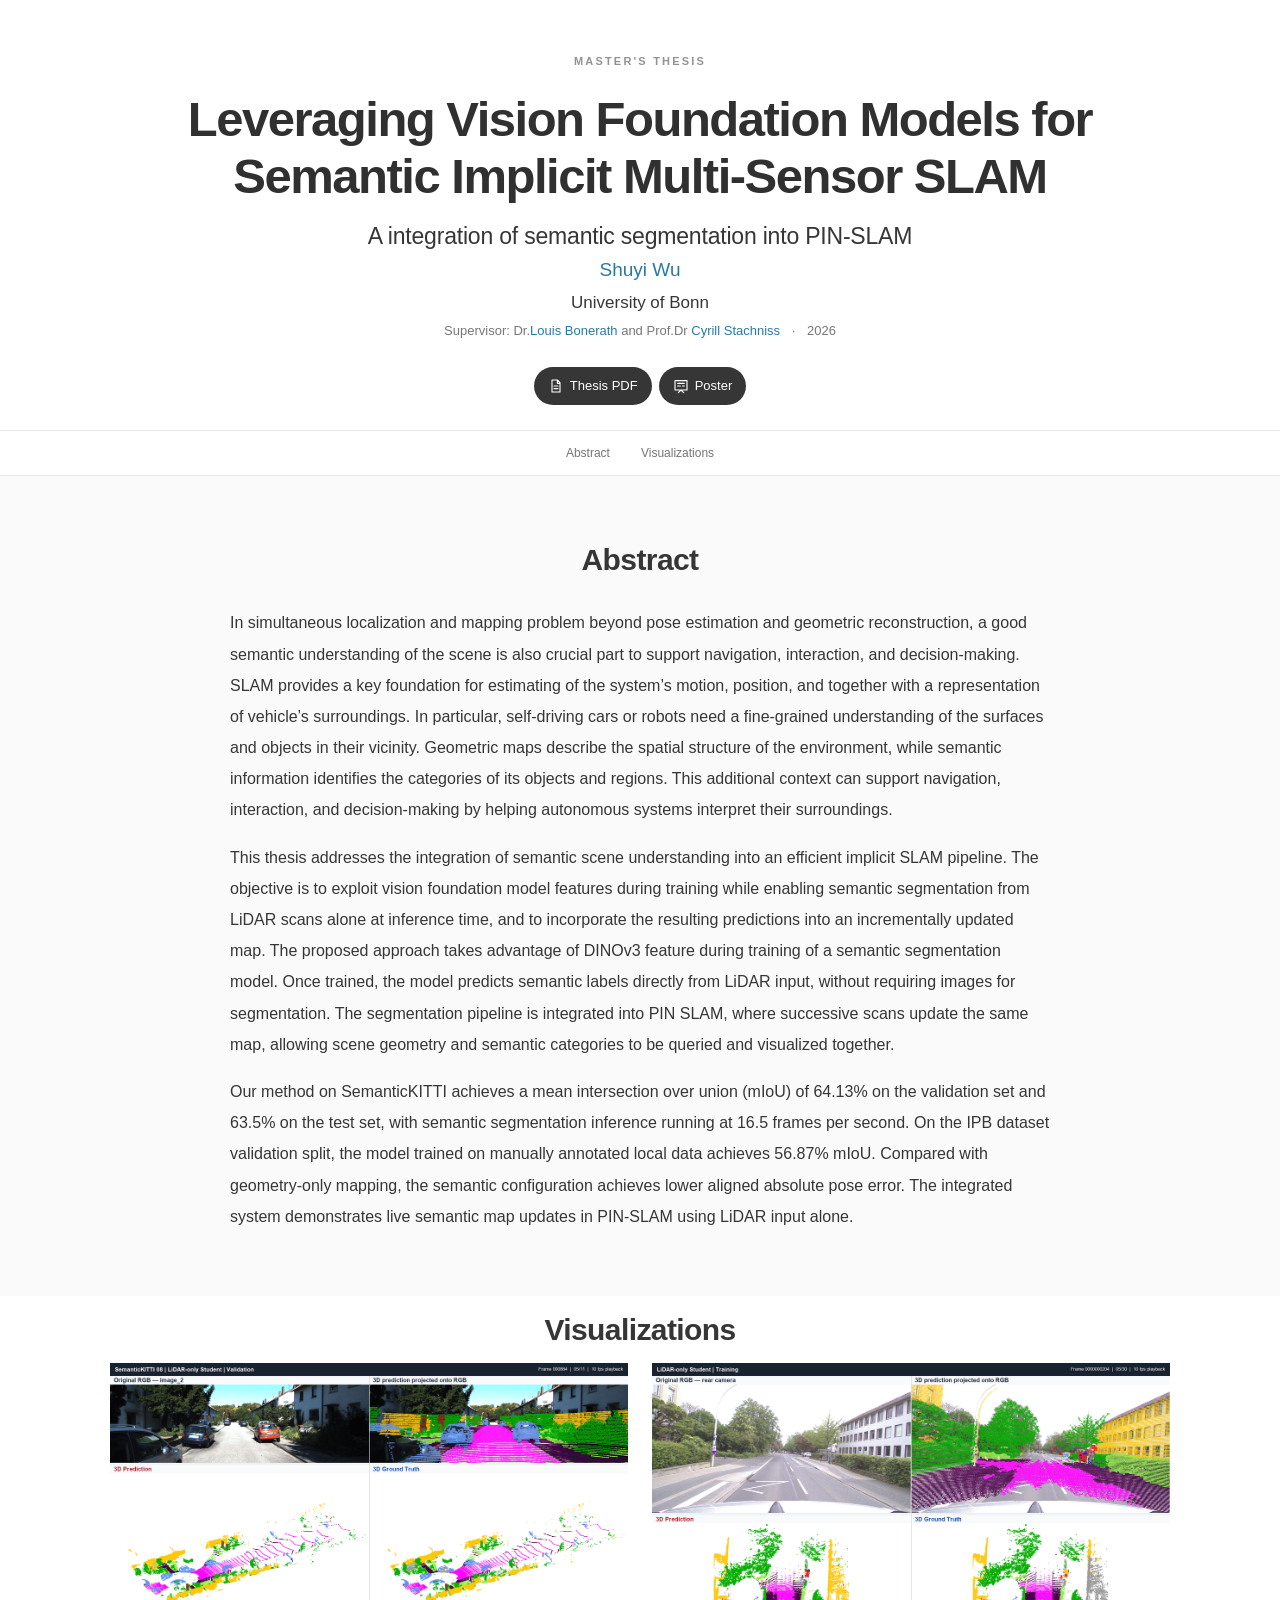
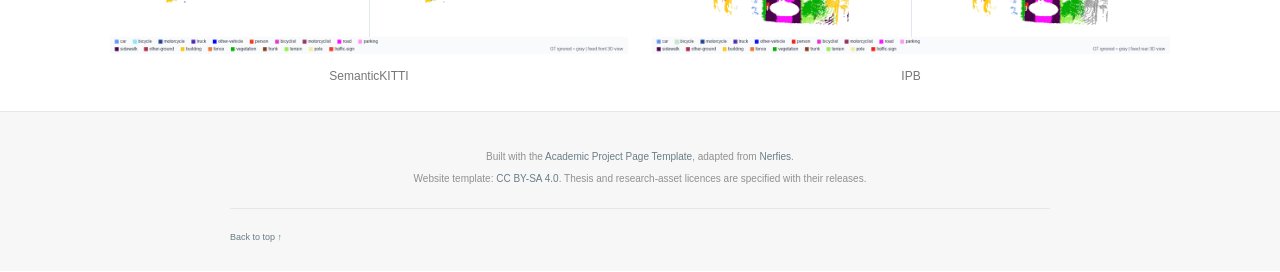
<file: index.html>
<!doctype html>
<!-- Adapted from Academic Project Page Template and Nerfies. See ATTRIBUTION.md. -->
<html lang="en">
<head>
  <meta charset="utf-8">
  <meta name="viewport" content="width=device-width, initial-scale=1">
  <title>Leveraging Vision Foundation Models for Semantic Implicit Multi-Sensor SLAM | Master's Thesis</title>
  <meta name="description" content="A integration of semantic segmentation into PIN-SLAM">
  <meta name="Shuyi Wu, Louis Wiesmann , and Cyrill Stachniss" content="TODO_AUTHOR_NAME">
  <meta name="keywords" content="DINOv3, LiDAR, semantic segmentation, knowledge distillation, PIN-SLAM, semantic mapping">
  <meta name="theme-color" content="#363636">
  <!-- TODO_METADATA: replace identity, year, and complete project URLs before publication. -->
  <meta property="og:type" content="website">
  <meta property="og:title" content="Semantic PIN-SLAM">
  <meta property="og:description" content="Visual guidance during training. LiDAR-only semantics at deployment.">
  <meta property="og:url" content="TODO_SITE_URL">
  <meta property="og:image" content="TODO_ABSOLUTE_SOCIAL_PREVIEW_URL">
  <meta name="twitter:card" content="summary_large_image">
  <meta name="citation_title" content="TODO_OFFICIAL_THESIS_TITLE">
  <meta name="citation_author" content="TODO_AUTHOR_NAME">
  <meta name="citation_dissertation_institution" content="TODO_UNIVERSITY">
  <meta name="citation_publication_date" content="TODO_YEAR">
  <!-- Add citation_pdf_url only when the final thesis PDF is available. -->
  <link rel="icon" href="./static/images/favicon.svg" type="image/svg+xml">
  <link rel="stylesheet" href="./static/css/bulma.min.css">
  <link rel="stylesheet" href="./static/css/index.css">
  <link rel="stylesheet" href="./static/css/five-sections.css">
  <style>
    #main-content [hidden],
    #project-resources [hidden],
    .footer-bottom [hidden] { display: none !important; }
  </style>
  <script defer src="./static/js/index.js"></script>
</head>
<body>
  <a class="skip-link" href="#main-content">Skip to content</a>
  <header class="hero publication-header" id="top">
    <div class="hero-body">
      <div class="container is-max-desktop has-text-centered">
        <p class="eyebrow">MASTER'S THESIS</p>
        <!-- TODO_OFFICIAL_THESIS_TITLE: this is a descriptive working title, not a confirmed thesis title. -->
        <h1 class="title is-1 publication-title">Leveraging Vision Foundation Models for Semantic Implicit Multi-Sensor SLAM</h1>
        <p class="publication-subtitle">A integration of semantic segmentation into PIN-SLAM</p>
        <div class="publication-authors">
          <a class="identity-placeholder" href="https://wsy51100.github.io/" target="_blank" rel="noopener noreferrer">Shuyi Wu</a>
        </div>
        <p class="publication-affiliation"><span data-placeholder="TODO_UNIVERSITY">University of Bonn</span> </p>
        <p class="publication-supervisor">Supervisor: <span data-placeholder="TODO_SUPERVISOR">Dr.<a href="https://www.ipb.uni-bonn.de/people/louis-wiesmann/index.html" target="_blank" rel="noopener noreferrer">Louis Bonerath</a> and Prof.Dr <a href="https://www.ipb.uni-bonn.de/people/cyrill-stachniss/index.html" target="_blank" rel="noopener noreferrer">Cyrill Stachniss</a></span> <span class="dot">·</span> <span data-placeholder="TODO_YEAR">2026</span></p>
        <div class="publication-links" id="project-resources" aria-label="Project resources">
          <a href="#project-resources" class="button is-dark is-rounded resource-link" data-resource="thesis"><svg class="icon-svg" aria-hidden="true"><use href="#icon-file"/></svg><span>Thesis PDF</span><span class="button-pending">TO ADD</span></a>
          <a href="#project-resources" class="button is-dark is-rounded resource-link" data-resource="code" hidden><svg class="icon-svg" aria-hidden="true"><use href="#icon-code"/></svg><span>Code</span><span class="button-pending">TO ADD</span></a>
          <a href="#results" class="button is-dark is-rounded resource-link" data-resource="video" hidden><svg class="icon-svg" aria-hidden="true"><use href="#icon-play"/></svg><span>Video</span><span class="button-pending">TO ADD</span></a>
          <a href="#project-resources" class="button is-dark is-rounded resource-link" data-resource="poster"><svg class="icon-svg" aria-hidden="true"><use href="#icon-poster"/></svg><span>Poster</span><span class="button-pending">TO ADD</span></a>
        </div>
      </div>
    </div>
  </header>

  <main id="main-content">


    <!-- Keep section links and sections in sync when publishing a draft. -->
    <nav class="section-nav" aria-label="Page sections">
      <div>
        <a href="#overview" hidden>Overview</a>
        <a href="#abstract">Abstract</a>
        <a href="#intro-demos">Visualizations</a>
        <a href="#motivation" hidden>Motivation</a>
        <a href="#pipeline" hidden>Pipeline</a>
        <a href="#results" hidden>Results</a>
      </div>
    </nav>

    <!-- ============================================================
         02 / ABSTRACT
         TODO_ABSTRACT: replace the placeholder paragraph with your text.
         Add a new <p>...</p> for each additional paragraph.
         ============================================================ -->
    <section class="section paper-section abstract-section" id="abstract" aria-labelledby="abstract-title">
      <div class="container reading-container">
        <p class="section-kicker" hidden>02 · ABSTRACT</p>
        <h2 class="title is-3 section-title" id="abstract-title">Abstract</h2>

        <div class="content writing-area">
          <p> In simultaneous localization and mapping problem beyond pose estimation
                                      and geometric reconstruction, a good semantic understanding of the scene
                                      is also crucial part to support navigation, interaction, and decision-making.
                                      SLAM provides a key foundation for estimating of the system’s motion, position, and together with a representation of vehicle’s surroundings. In particular,
                                      self-driving cars or robots need a fine-grained understanding of the surfaces and
                                      objects in their vicinity. Geometric maps describe the spatial structure of the
                                      environment, while semantic information identifies the categories of its objects
                                      and regions. This additional context can support navigation, interaction, and
                                      decision-making by helping autonomous systems interpret their surroundings.</p>
                                      
                                      <p>This thesis addresses the integration of semantic scene understanding into
                                      an efficient implicit SLAM pipeline. The objective is to exploit vision foundation model features during training while enabling semantic segmentation from
                                      LiDAR scans alone at inference time, and to incorporate the resulting predictions
                                      into an incrementally updated map. The proposed approach takes advantage of
                                      DINOv3 feature during training of a semantic segmentation model. Once trained,
                                      the model predicts semantic labels directly from LiDAR input, without requiring images for segmentation. The segmentation pipeline is integrated into PIN
                                      SLAM, where successive scans update the same map, allowing scene geometry
                                      and semantic categories to be queried and visualized together.</p>
                                     
                                      <p>Our method on SemanticKITTI achieves a mean intersection over union (mIoU)
                                      of 64.13% on the validation set and 63.5% on the test set, with semantic segmentation inference running at 16.5 frames per second. On the IPB dataset
                                      validation split, the model trained on manually annotated local data achieves
                                      56.87% mIoU. Compared with geometry-only mapping, the semantic configuration achieves lower aligned absolute pose error. The integrated system demonstrates live semantic map updates in PIN-SLAM using LiDAR input alone.</p>
        </div>
      </div>
    </section>

    <!-- Intro GIFs: replace the files in static/images to update these previews. -->
    <section class="demo-preview-section" id="intro-demos" aria-labelledby="visualizations-title">
      <div class="container wide-container">
        <h2 class="title is-3 section-title" id="visualizations-title">Visualizations</h2>
        <div class="demo-preview-grid">
          <figure>
            <button class="image-button"
                    data-lightbox="./static/images/semantickitti_vis.gif"
                    data-caption="SemanticKITTI qualitative visualization."
                    aria-label="Enlarge the SemanticKITTI visualization">
              <img src="./static/images/semantickitti_vis.gif"
                   width="1561" height="836"
                   alt="SemanticKITTI RGB image, projected semantic predictions, and 3D prediction and ground truth"
                   decoding="async">
            </button>
            <figcaption>SemanticKITTI</figcaption>
          </figure>
          <figure>
            <button class="image-button"
                    data-lightbox="./static/images/ipb_vis.gif"
                    data-caption="IPB qualitative visualization."
                    aria-label="Enlarge the IPB visualization">
              <img src="./static/images/ipb_vis.gif"
                   width="1597" height="856"
                   alt="IPB RGB image, projected semantic predictions, and 3D prediction and ground truth"
                   decoding="async">
            </button>
            <figcaption>IPB</figcaption>
          </figure>
        </div>
      </div>
    </section>

    <!-- ============================================================
         01 / OVERALL PIPELINE FIGURE
         TODO_OVERVIEW_IMAGE: replace BOTH image paths with your figure.
         TODO_OVERVIEW_CAPTION: replace the visible figure caption.
         ============================================================ -->
    <section class="overview-section" id="overview" hidden aria-labelledby="overview-title">
      <div class="container wide-container">
        <p class="section-kicker">01 · OVERVIEW</p>
        <h2 class="title is-3 section-title" id="overview-title">Overall of the Pipeline</h2>

        <figure class="editable-figure overview-figure">
          <button
            class="image-button"
            data-lightbox="static\images\fig5_pipeline.jpg"
            data-caption="Overall pipeline figure to add."
            aria-label="Enlarge the overall pipeline figure">
            <img
              src="static\images\fig5_pipeline.jpg"
              width="1120" height="320"
              alt="Placeholder for the overall pipeline figure"
              fetchpriority="high">
          </button>
          <figcaption>
            <span class="placeholder-text"> Overview of the teacher–student training pipeline for LiDAR semantic segmentation.
                                            The fusion teacher combines image features from a frozen DINOv3 encoder with LiDAR features
                                            from the student encoder. Groundtruth point labels supervise teacher and student model, while
                                            KL distillation aligns the student’s class probabilities with those of the teacher on image paired
                                            points with valid labels. Teacher and student model share the LiDAR encoder and use separate
                                            classifiers. Only the LiDAR student is used at inference.</span>
          </figcaption>
        </figure>
      </div>
    </section>

    <!-- ============================================================
         03 / MOTIVATION
         TODO_MOTIVATION: add the problem, its importance, and your goal.
         You can use several <p>...</p> elements.
         ============================================================ -->
    <section class="section paper-section" id="motivation" hidden aria-labelledby="motivation-title">
      <div class="container reading-container">
        <p class="section-kicker">03 · MOTIVATION</p>
        <h2 class="title is-3 section-title" id="motivation-title">Motivation</h2>

        <div class="content writing-area">
          <p class="placeholder-text">[TODO_MOTIVATION: explain the problem and the motivation for your work.]</p>
        </div>

        <!-- Optional: insert a motivation figure here. -->
      </div>
    </section>

    <!-- ============================================================
         04 / PIPELINE EXPLANATION
         The overview above answers "what does the system look like?"
         This section explains the individual parts.
         ============================================================ -->
    <section class="section paper-section" id="pipeline" hidden aria-labelledby="pipeline-title">
      <div class="container wide-container">
        <p class="section-kicker">04 · METHOD</p>
        <h2 class="title is-3 section-title" id="pipeline-title">Pipeline</h2>

        <div class="content writing-area centered-copy">
          <p class="placeholder-text">[TODO_PIPELINE_INTRO: introduce the stages of your pipeline.]</p>
        </div>

        <!-- Optional detailed figure. Replace both paths and its caption. -->
        <figure class="editable-figure detail-placeholder-figure">
          <button
            class="image-button"
            data-lightbox="./static/images/pipeline-detail-placeholder.svg"
            data-caption="Detailed pipeline figure to add."
            aria-label="Enlarge the detailed pipeline figure">
            <img
              src="./static/images/pipeline-detail-placeholder.svg"
              width="1120" height="240"
              alt="Placeholder for a detailed pipeline or architecture figure"
              loading="lazy">
          </button>
          <figcaption><span class="placeholder-text">[Add the detailed figure caption, or remove this figure if it is unnecessary.]</span></figcaption>
        </figure>

        <div class="module-list">
          <article class="edit-module" id="correspondence">
            <p class="module-number">4.1</p>
            <div class="module-body">
              <h3>2D–3D Correspondence</h3>
              <div class="content">
                <p class="placeholder-text">[TODO_CORRESPONDENCE: add the explanation for this part.]</p>
              </div>
              <!-- Optional correspondence figure goes here. -->
            </div>
          </article>

          <article class="edit-module" id="segmentation-method">
            <p class="module-number">4.2</p>
            <div class="module-body">
              <h3>DINOv3-Assisted LiDAR Segmentation</h3>
              <div class="content">
                <p class="placeholder-text">[TODO_SEGMENTATION_METHOD: add the explanation for this part.]</p>
              </div>
              <!-- Optional teacher/student architecture figure goes here. -->
            </div>
          </article>

          <article class="edit-module" id="semantic-mapping">
            <p class="module-number">4.3</p>
            <div class="module-body">
              <h3>Semantic Neural Mapping</h3>
              <div class="content">
                <p class="placeholder-text">[TODO_SEMANTIC_MAPPING: add the explanation for this part.]</p>
              </div>
              <!-- Optional native semantic mapping flow figure goes here. -->
            </div>
          </article>
        </div>
      </div>
    </section>

    <!-- ============================================================
         05 / RESULTS
         Add your own figures, tables, captions, splits and metrics.
         No previous experiment numbers have been inserted here.
         ============================================================ -->
    <section class="section paper-section results-section" id="results" hidden aria-labelledby="results-title">
      <div class="container wide-container">
        <p class="section-kicker">05 · EXPERIMENTS</p>
        <h2 class="title is-3 section-title" id="results-title">Results</h2>

        <div class="content writing-area centered-copy">
          <p class="placeholder-text">[TODO_RESULTS_INTRO: introduce the datasets and evaluation settings.]</p>
        </div>

        <div class="module-list">
          <article class="edit-module" id="segmentation-results">
            <p class="module-number">5.1</p>
            <div class="module-body">
              <h3>Semantic Segmentation</h3>
              <div class="content">
                <p class="placeholder-text">[TODO_SEGMENTATION_RESULTS: add your segmentation results and discussion.]</p>
              </div>
              <!-- Insert segmentation tables and qualitative comparisons here. -->
            </div>
          </article>

          <article class="edit-module" id="ablation-results">
            <p class="module-number">5.2</p>
            <div class="module-body">
              <h3>Ablation Studies</h3>
              <div class="content">
                <p class="placeholder-text">[TODO_ABLATION_RESULTS: add your ablation results and discussion.]</p>
              </div>
              <!-- Insert ablation tables or figures here. -->
            </div>
          </article>

          <article class="edit-module" id="mapping-results">
            <p class="module-number">5.3</p>
            <div class="module-body">
              <h3>Semantic Mapping and Trajectory Estimation</h3>
              <div class="content">
                <p class="placeholder-text">[TODO_MAPPING_RESULTS: add your map visualizations and trajectory evaluation.]</p>
              </div>
              <!-- Insert maps, trajectory figures, tables, or a video here. -->
            </div>
          </article>
        </div>

        <figure class="editable-figure detail-placeholder-figure">
          <button
            class="image-button"
            data-lightbox="./static/images/results-placeholder.svg"
            data-caption="Result figure to add."
            aria-label="Enlarge the result figure">
            <img
              src="./static/images/results-placeholder.svg"
              width="1120" height="280"
              alt="Placeholder for a quantitative or qualitative result figure"
              loading="lazy">
          </button>
          <figcaption><span class="placeholder-text">[Add a result figure and its caption. Move or duplicate this figure into the relevant subsection above.]</span></figcaption>
        </figure>
      </div>
    </section>

  </main>

  <footer class="footer"><div class="container reading-container has-text-centered"><p>Built with the <a href="https://github.com/eliahuhorwitz/Academic-project-page-template" target="_blank" rel="noopener noreferrer">Academic Project Page Template</a>, adapted from <a href="https://nerfies.github.io/" target="_blank" rel="noopener noreferrer">Nerfies</a>.</p><p>Website template: <a href="https://creativecommons.org/licenses/by-sa/4.0/" target="_blank" rel="noopener noreferrer">CC BY-SA 4.0</a>. Thesis and research-asset licences are specified with their releases.</p><p class="footer-bottom"><a href="#top">Back to top ↑</a><span hidden>Five-section writing draft</span></p></div></footer>

  <dialog id="resource-dialog" class="resource-dialog" aria-labelledby="resource-dialog-title"><button class="dialog-close" data-close-dialog type="button" aria-label="Close resource information">×</button><span class="dialog-kicker">RESOURCE TO ADD</span><h2 id="resource-dialog-title">Resource pending</h2><p id="resource-dialog-description"></p><button class="dialog-done" data-close-dialog type="button">Got it</button></dialog>
  <dialog id="image-dialog" class="image-dialog" aria-label="Enlarged research figure"><button class="dialog-close image-dialog-close" data-close-image type="button" aria-label="Close enlarged figure">×</button><img id="lightbox-image" alt=""><p id="lightbox-caption"></p></dialog>
  <svg class="svg-symbols" xmlns="http://www.w3.org/2000/svg" aria-hidden="true"><symbol id="icon-file" viewBox="0 0 24 24"><path d="M6 3h8l4 4v14H6zM14 3v5h4M9 12h6M9 16h6"/></symbol><symbol id="icon-code" viewBox="0 0 24 24"><path d="m8 6-6 6 6 6m8-12 6 6-6 6m-3-14-2 16"/></symbol><symbol id="icon-play" viewBox="0 0 24 24"><path d="m8 4 13 8-13 8z"/></symbol><symbol id="icon-poster" viewBox="0 0 24 24"><path d="M3 4h18v14H3zM8 22l4-4 4 4M7 8h10M7 12h4m3 0h3"/></symbol></svg>
</body>
</html>
</file>
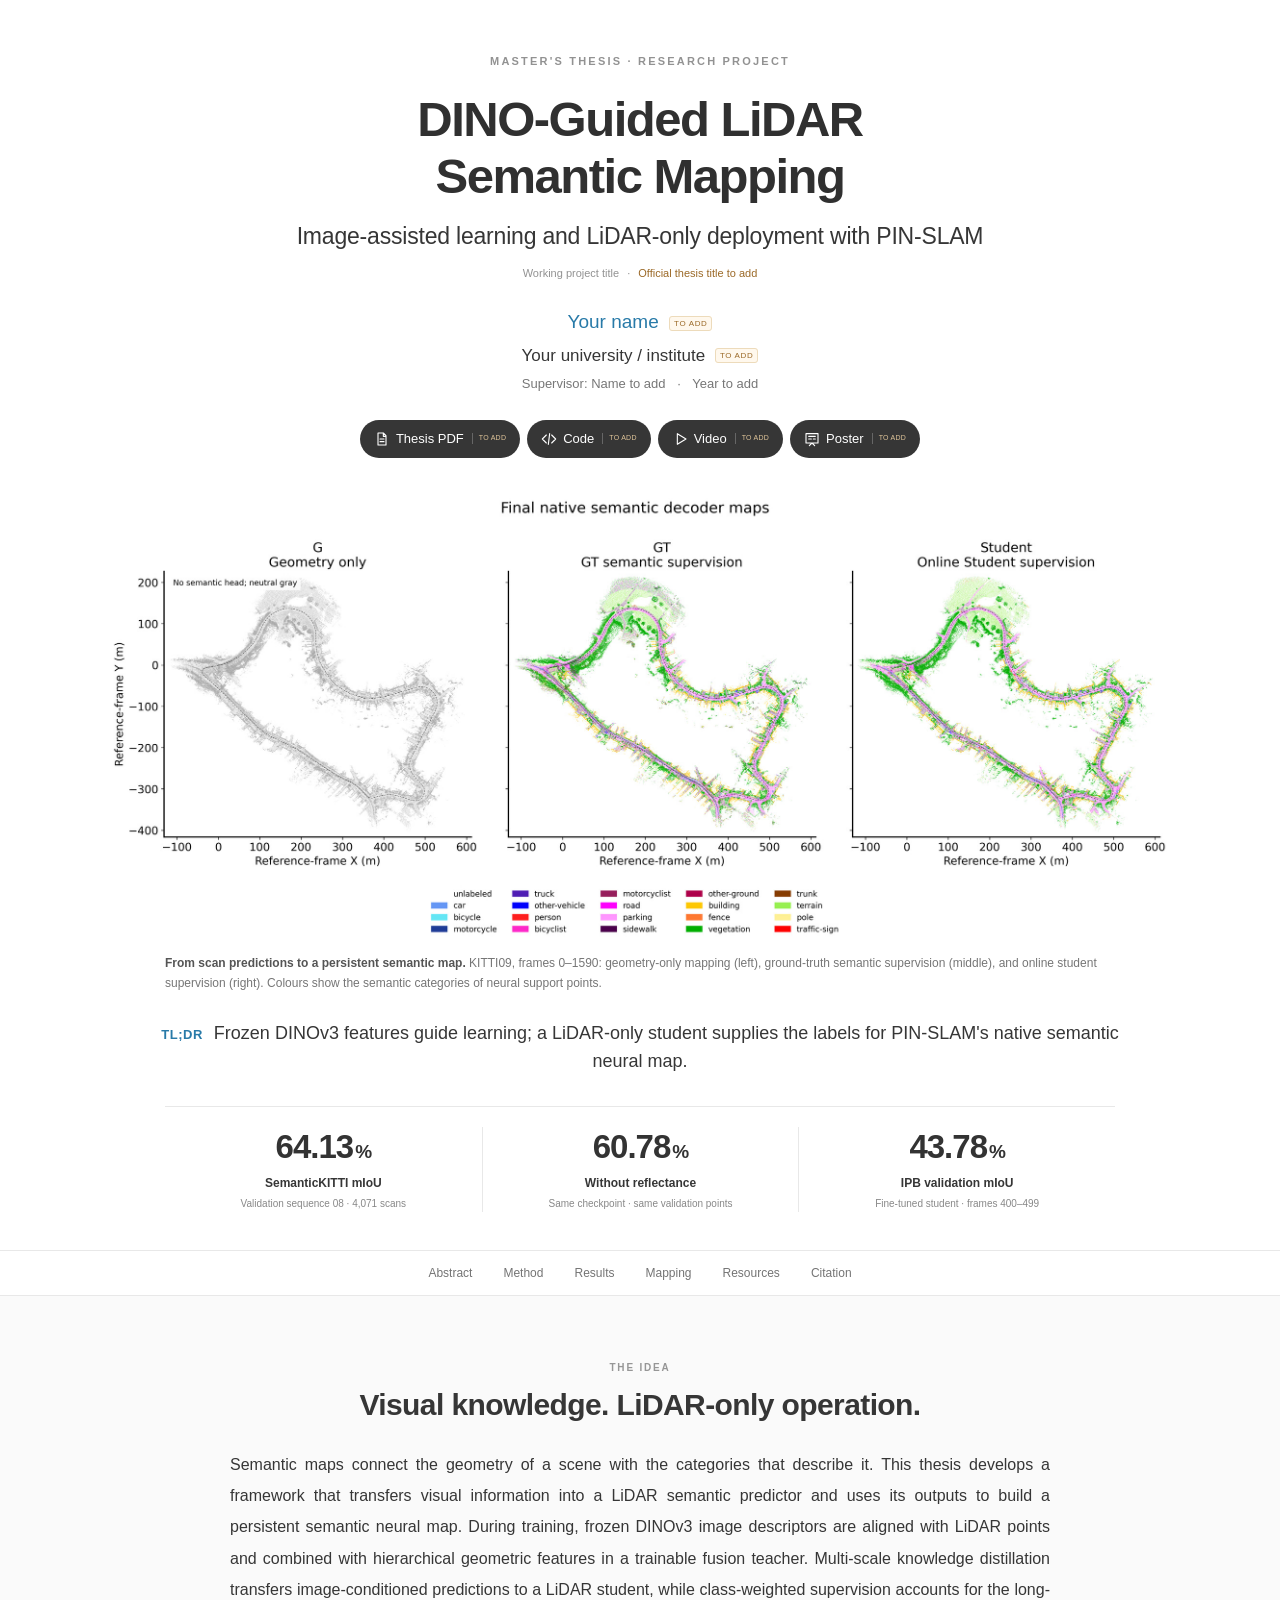
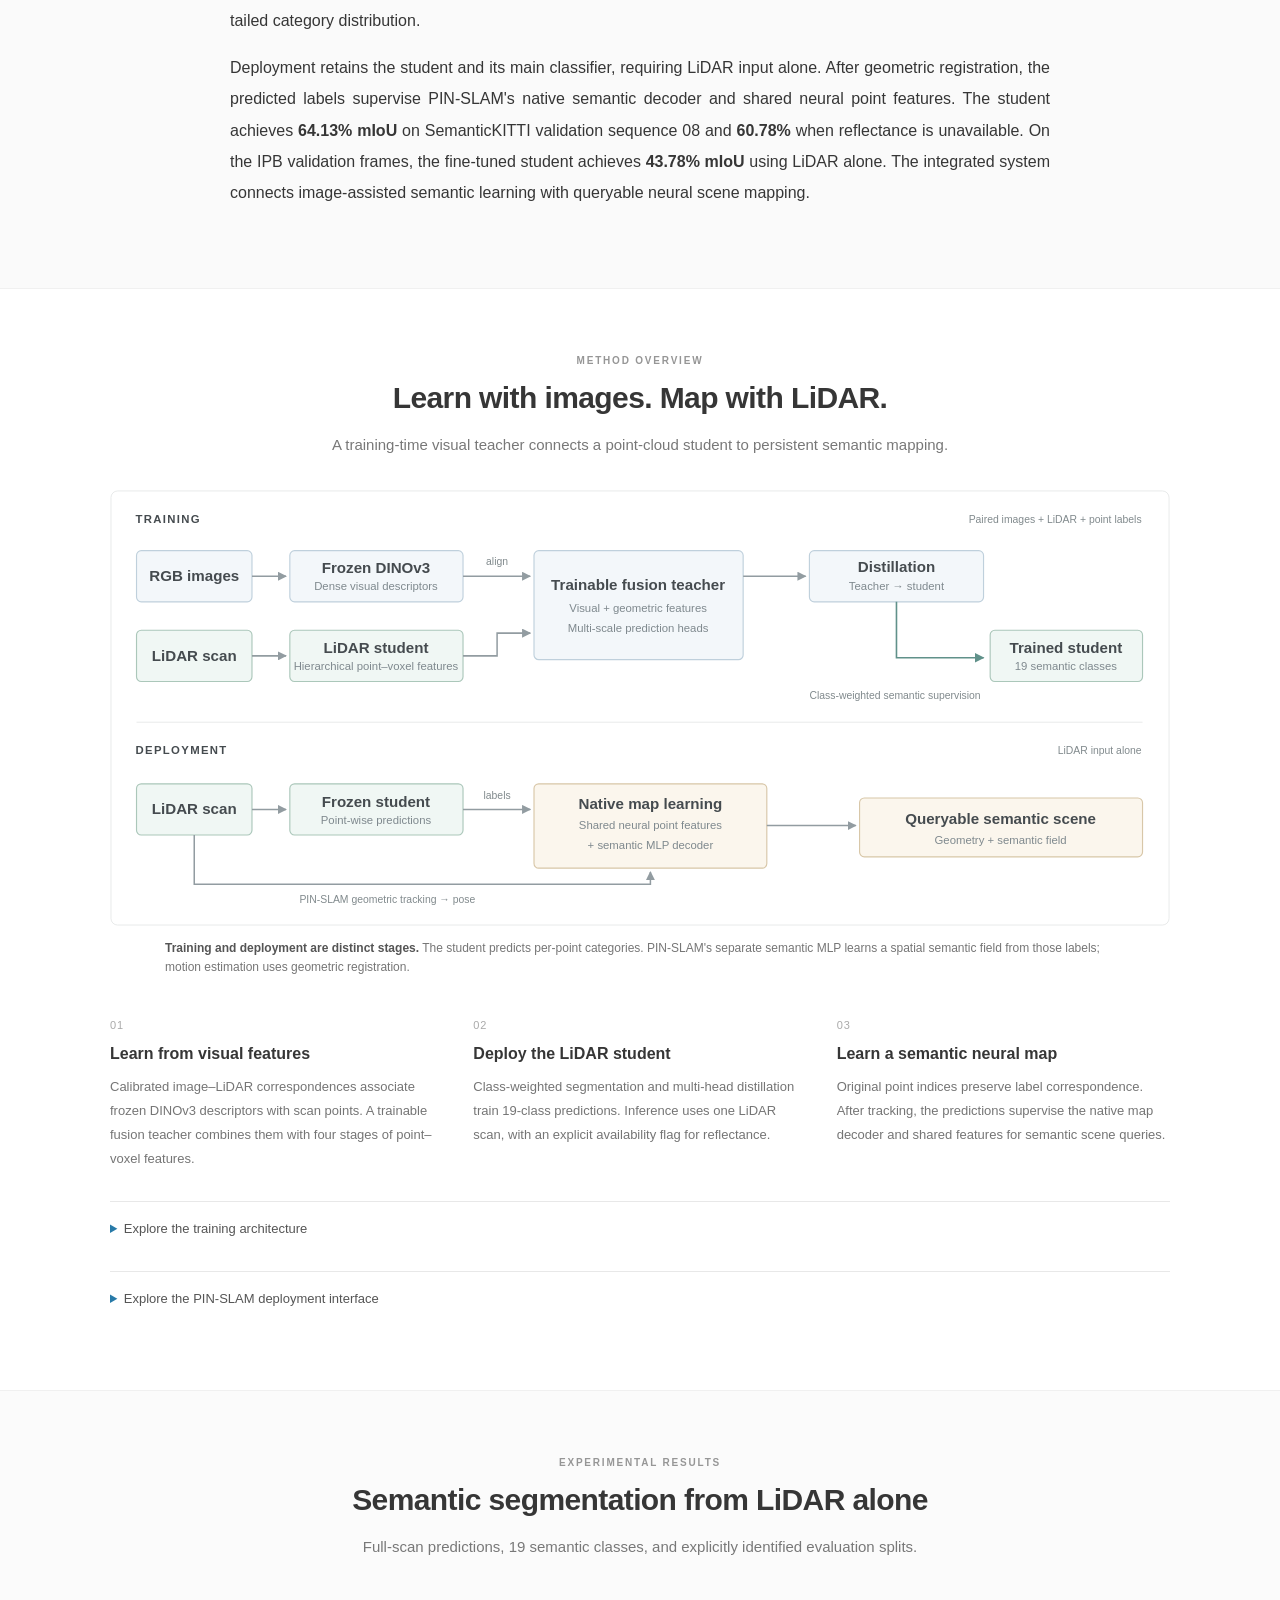
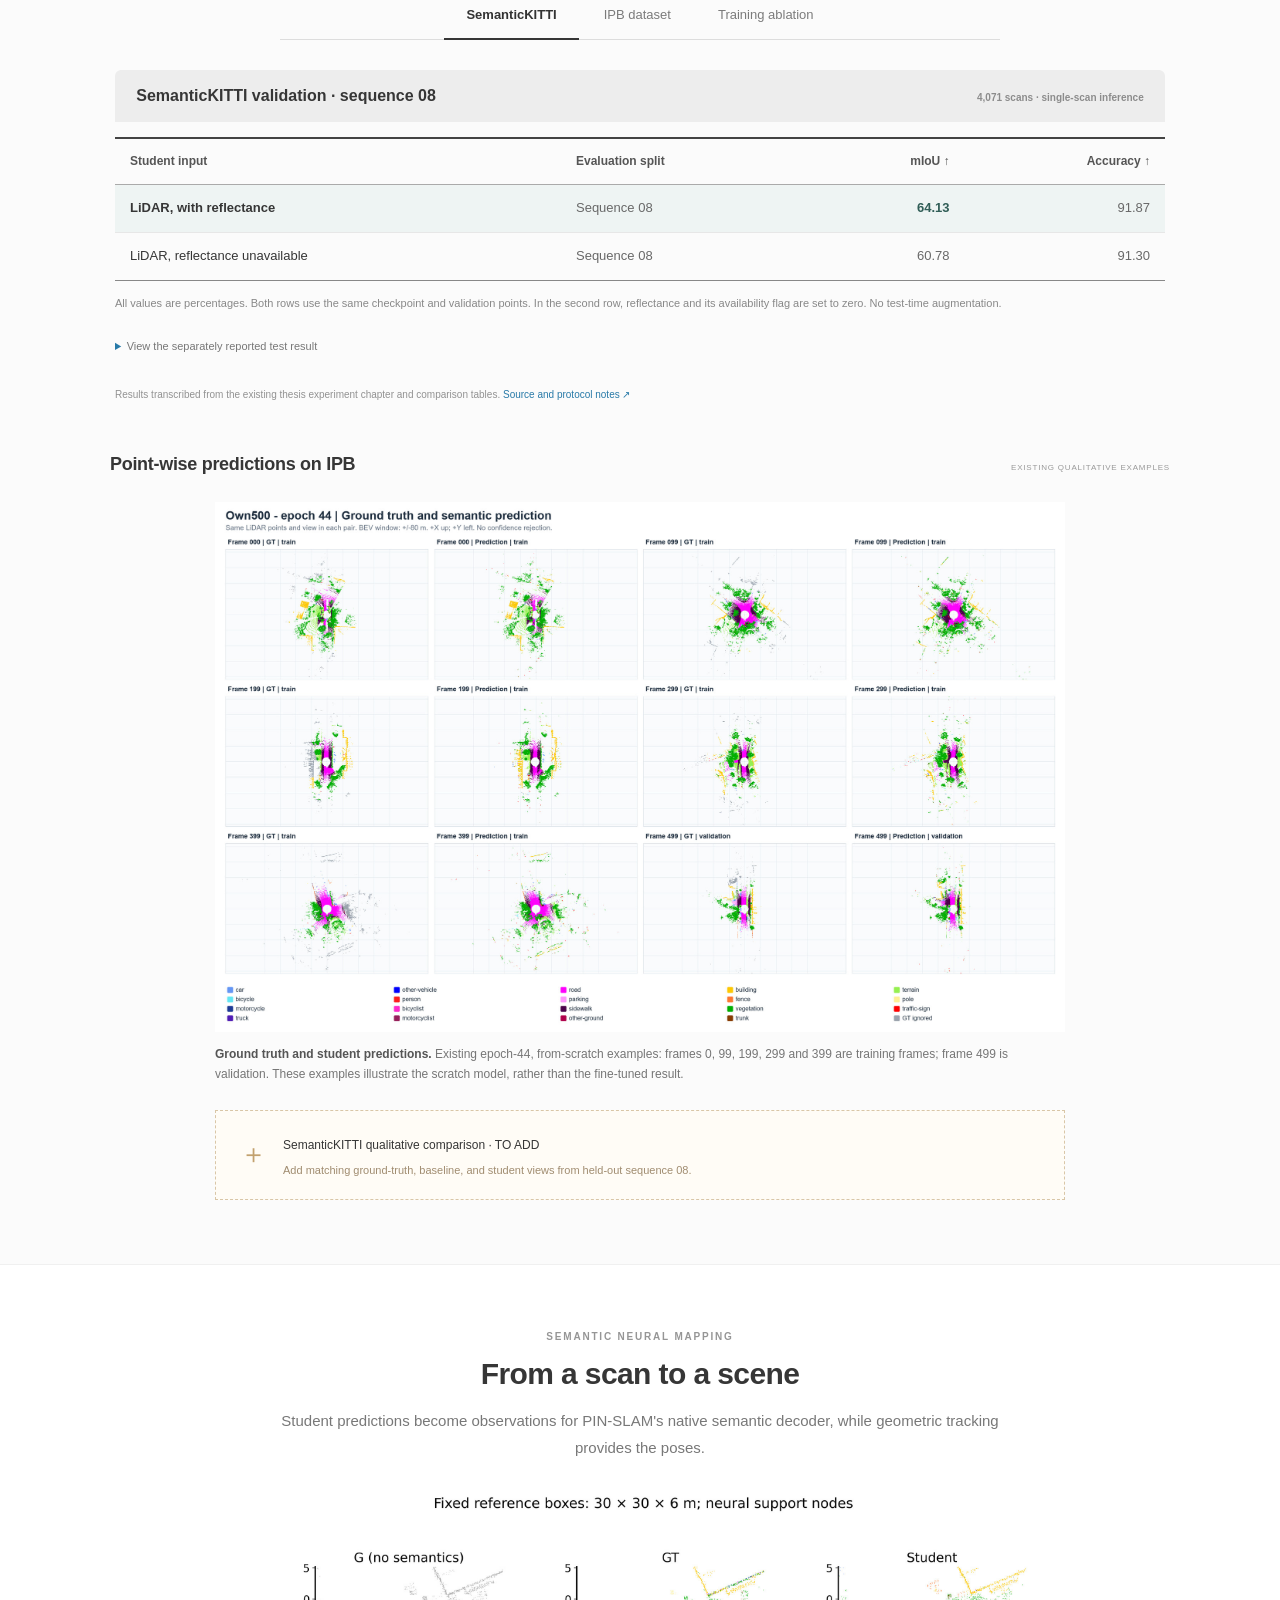
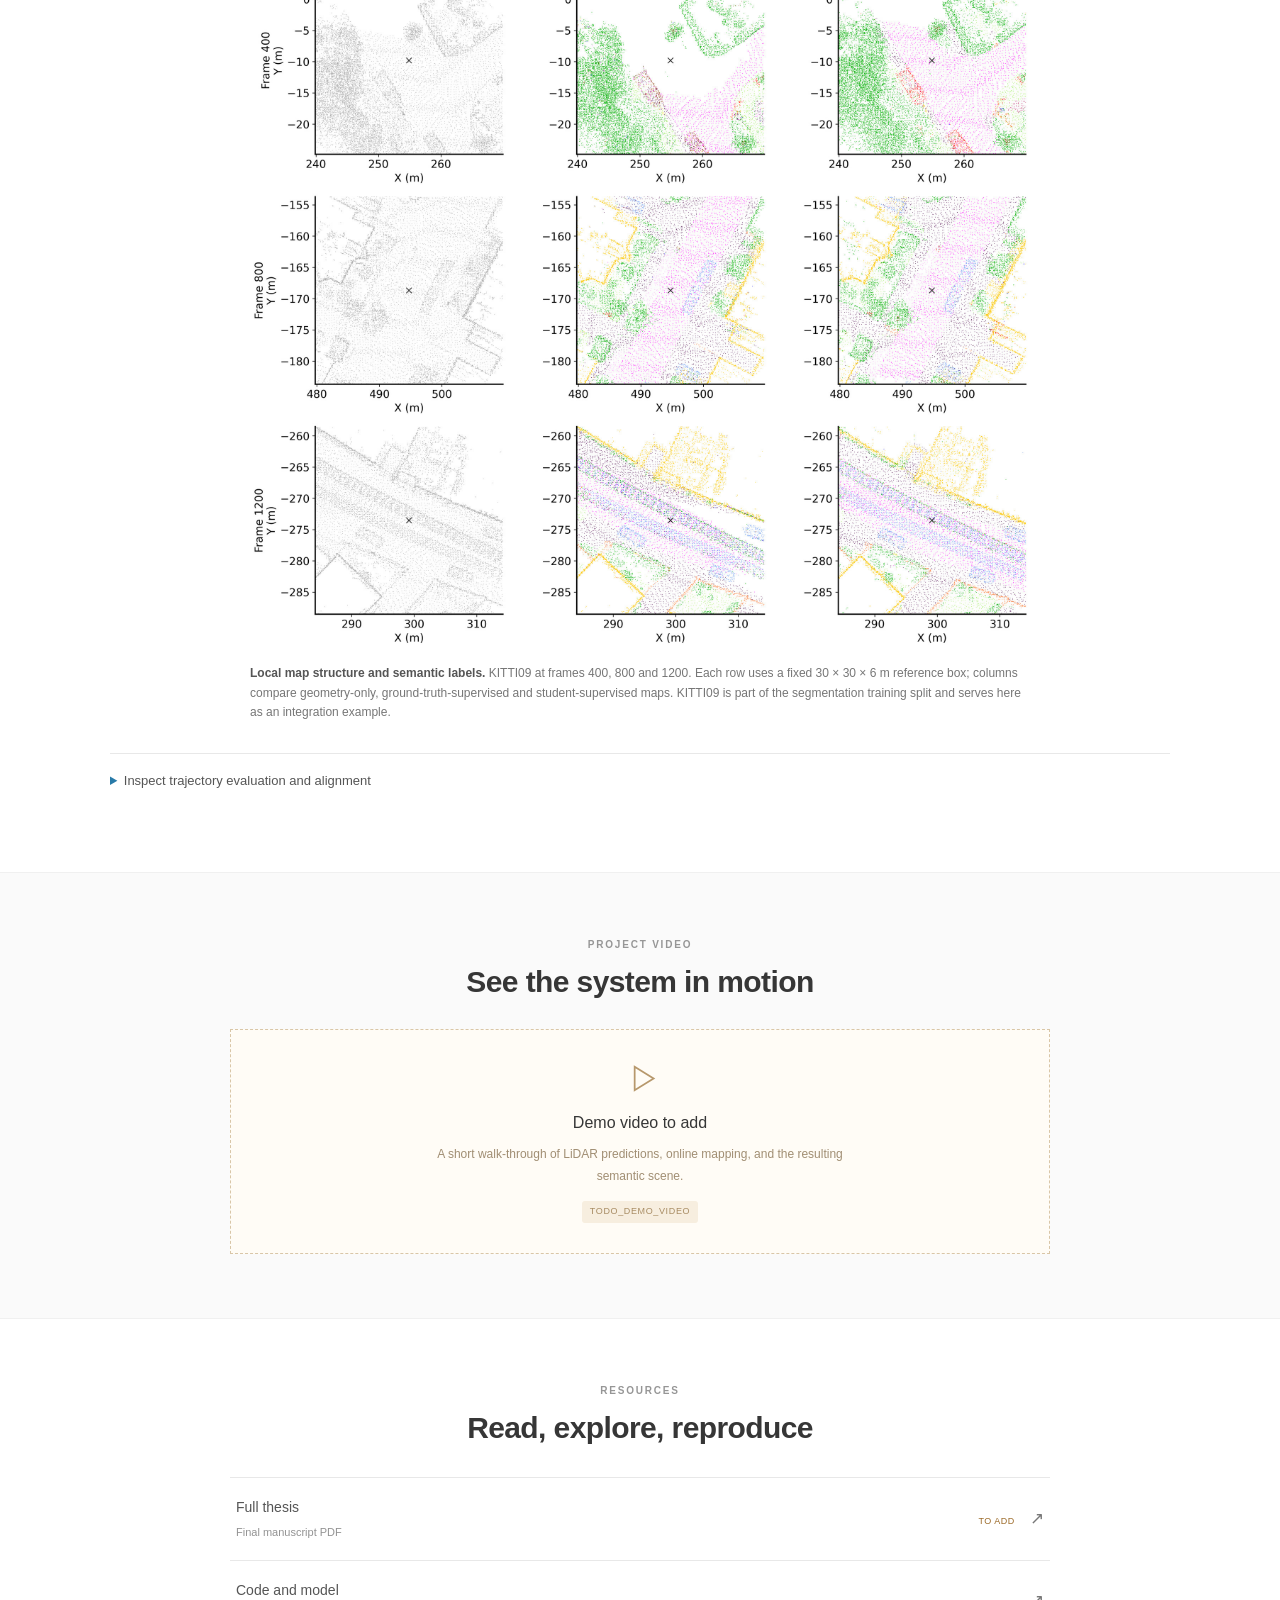
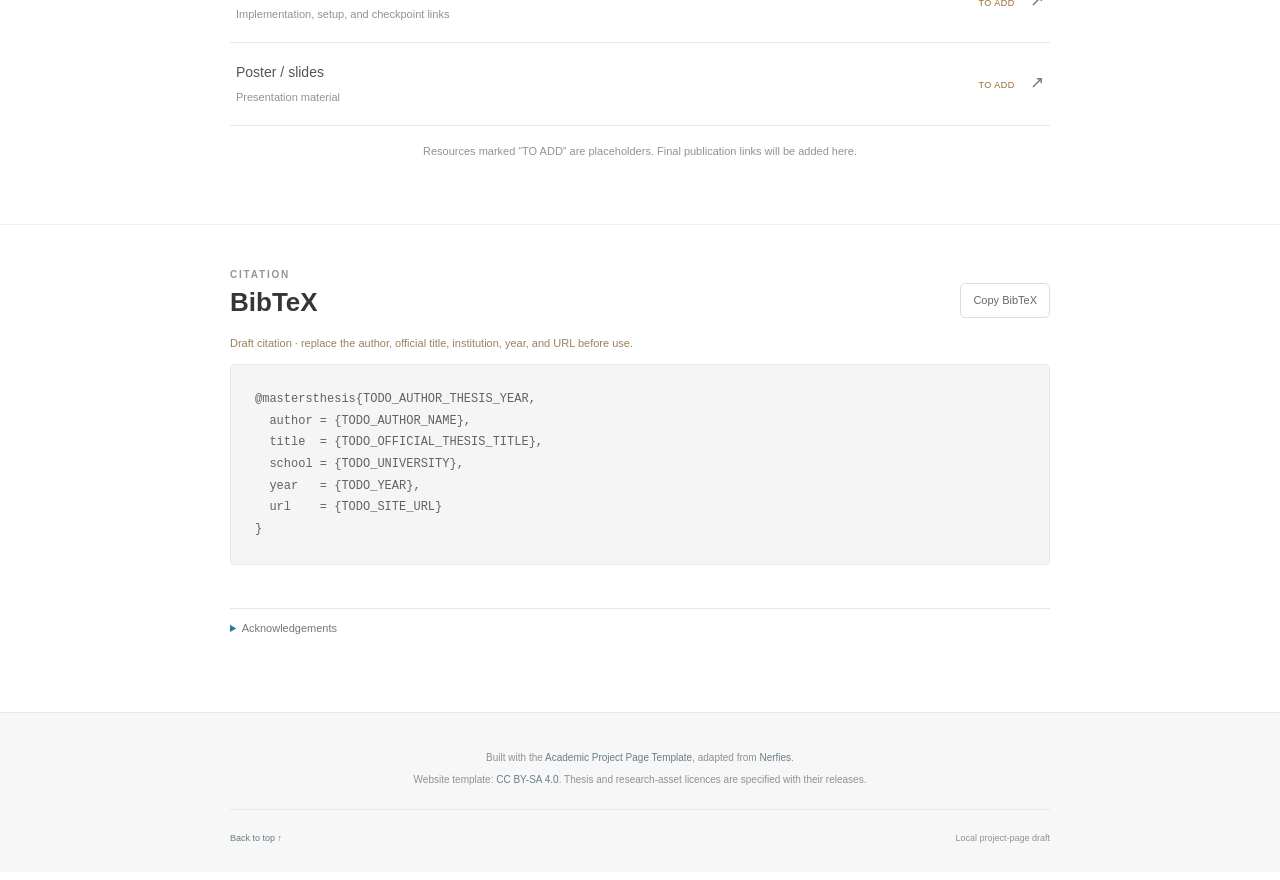
<file: DINO_LiDAR_Thesis_20261107/index.html>
<!doctype html>
<!-- Adapted from Academic Project Page Template and Nerfies. See ATTRIBUTION.md. -->
<html lang="en">
<head>
  <meta charset="utf-8">
  <meta name="viewport" content="width=device-width, initial-scale=1">
  <title>DINO-Guided LiDAR Semantic Mapping | Master's Thesis</title>
  <meta name="description" content="DINOv3-guided learning for LiDAR-only semantic segmentation and native semantic neural mapping with PIN-SLAM.">
  <meta name="author" content="TODO_AUTHOR_NAME">
  <meta name="keywords" content="DINOv3, LiDAR, semantic segmentation, knowledge distillation, PIN-SLAM, semantic mapping">
  <meta name="theme-color" content="#363636">
  <!-- TODO_METADATA: replace identity, year, and complete project URLs before publication. -->
  <meta property="og:type" content="website">
  <meta property="og:title" content="DINO-Guided LiDAR Semantic Mapping">
  <meta property="og:description" content="Visual guidance during training. LiDAR-only semantics at deployment.">
  <meta property="og:url" content="TODO_SITE_URL">
  <meta property="og:image" content="TODO_ABSOLUTE_SOCIAL_PREVIEW_URL">
  <meta name="twitter:card" content="summary_large_image">
  <meta name="citation_title" content="TODO_OFFICIAL_THESIS_TITLE">
  <meta name="citation_author" content="TODO_AUTHOR_NAME">
  <meta name="citation_dissertation_institution" content="TODO_UNIVERSITY">
  <meta name="citation_publication_date" content="TODO_YEAR">
  <!-- Add citation_pdf_url only when the final thesis PDF is available. -->
  <link rel="icon" href="./static/images/favicon.svg" type="image/svg+xml">
  <link rel="stylesheet" href="./static/css/bulma.min.css">
  <link rel="stylesheet" href="./static/css/index.css">
  <script defer src="./static/js/index.js"></script>
</head>
<body>
  <a class="skip-link" href="#main-content">Skip to content</a>
  <header class="hero publication-header" id="top">
    <div class="hero-body">
      <div class="container is-max-desktop has-text-centered">
        <p class="eyebrow">MASTER'S THESIS · RESEARCH PROJECT</p>
        <!-- TODO_OFFICIAL_THESIS_TITLE: this is a descriptive working title, not a confirmed thesis title. -->
        <h1 class="title is-1 publication-title">DINO-Guided LiDAR<br class="desktop-break"> Semantic Mapping</h1>
        <p class="publication-subtitle">Image-assisted learning and LiDAR-only deployment with PIN-SLAM</p>
        <p class="working-title">Working project title <span aria-hidden="true">·</span> <span class="todo-text">Official thesis title to add</span></p>
        <div class="publication-authors">
          <span class="identity-placeholder" data-placeholder="TODO_AUTHOR_NAME">Your name <small>TO ADD</small></span>
        </div>
        <p class="publication-affiliation"><span data-placeholder="TODO_UNIVERSITY">Your university / institute</span> <span class="todo-label">TO ADD</span></p>
        <p class="publication-supervisor">Supervisor: <span data-placeholder="TODO_SUPERVISOR">Name to add</span> <span class="dot">·</span> <span data-placeholder="TODO_YEAR">Year to add</span></p>
        <div class="publication-links" aria-label="Project resources">
          <a href="#resources" class="button is-dark is-rounded resource-link" data-resource="thesis"><svg class="icon-svg" aria-hidden="true"><use href="#icon-file"/></svg><span>Thesis PDF</span><span class="button-pending">TO ADD</span></a>
          <a href="#resources" class="button is-dark is-rounded resource-link" data-resource="code"><svg class="icon-svg" aria-hidden="true"><use href="#icon-code"/></svg><span>Code</span><span class="button-pending">TO ADD</span></a>
          <a href="#video" class="button is-dark is-rounded resource-link" data-resource="video"><svg class="icon-svg" aria-hidden="true"><use href="#icon-play"/></svg><span>Video</span><span class="button-pending">TO ADD</span></a>
          <a href="#resources" class="button is-dark is-rounded resource-link" data-resource="poster"><svg class="icon-svg" aria-hidden="true"><use href="#icon-poster"/></svg><span>Poster</span><span class="button-pending">TO ADD</span></a>
        </div>
      </div>
    </div>
  </header>

  <main id="main-content">
    <section class="teaser-section" aria-label="Research overview">
      <div class="container wide-container">
        <figure class="teaser-figure">
          <button class="image-button" data-lightbox="./static/images/teaser.jpg" data-caption="KITTI09, frames 0–1590. Geometry-only, ground-truth-supervised, and student-supervised native neural point maps. All panels use the same reference coordinates, class colours, and display sampling." aria-label="Enlarge the semantic map comparison">
            <img src="./static/images/teaser.jpg" width="2200" height="923" alt="Three aligned KITTI09 neural point maps: geometry-only in grey, ground-truth semantics, and online student semantics." fetchpriority="high">
          </button>
          <figcaption><strong>From scan predictions to a persistent semantic map.</strong> KITTI09, frames 0–1590: geometry-only mapping (left), ground-truth semantic supervision (middle), and online student supervision (right). Colours show the semantic categories of neural support points.</figcaption>
        </figure>
        <p class="tldr"><strong>TL;DR</strong> Frozen DINOv3 features guide learning; a LiDAR-only student supplies the labels for PIN-SLAM's native semantic neural map.</p>
        <div class="research-highlights" aria-label="Selected validation results">
          <div><span class="metric-value">64.13<span>%</span></span><span class="metric-name">SemanticKITTI mIoU</span><span class="metric-detail">Validation sequence 08 · 4,071 scans</span></div>
          <div><span class="metric-value">60.78<span>%</span></span><span class="metric-name">Without reflectance</span><span class="metric-detail">Same checkpoint · same validation points</span></div>
          <div><span class="metric-value">43.78<span>%</span></span><span class="metric-name">IPB validation mIoU</span><span class="metric-detail">Fine-tuned student · frames 400–499</span></div>
        </div>
      </div>
    </section>

    <nav class="section-nav" aria-label="Page sections">
      <div><a href="#abstract">Abstract</a><a href="#method">Method</a><a href="#results">Results</a><a href="#mapping">Mapping</a><a href="#resources">Resources</a><a href="#citation">Citation</a></div>
    </nav>

    <section class="section paper-section abstract-section" id="abstract">
      <div class="container reading-container">
        <p class="section-kicker">THE IDEA</p>
        <h2 class="title is-3 section-title">Visual knowledge. LiDAR-only operation.</h2>
        <div class="content abstract-copy">
          <p>Semantic maps connect the geometry of a scene with the categories that describe it. This thesis develops a framework that transfers visual information into a LiDAR semantic predictor and uses its outputs to build a persistent semantic neural map. During training, frozen DINOv3 image descriptors are aligned with LiDAR points and combined with hierarchical geometric features in a trainable fusion teacher. Multi-scale knowledge distillation transfers image-conditioned predictions to a LiDAR student, while class-weighted supervision accounts for the long-tailed category distribution.</p>
          <p>Deployment retains the student and its main classifier, requiring LiDAR input alone. After geometric registration, the predicted labels supervise PIN-SLAM's native semantic decoder and shared neural point features. The student achieves <strong>64.13% mIoU</strong> on SemanticKITTI validation sequence 08 and <strong>60.78%</strong> when reflectance is unavailable. On the IPB validation frames, the fine-tuned student achieves <strong>43.78% mIoU</strong> using LiDAR alone. The integrated system connects image-assisted semantic learning with queryable neural scene mapping.</p>
        </div>
      </div>
    </section>

    <section class="section paper-section" id="method">
      <div class="container wide-container">
        <p class="section-kicker">METHOD OVERVIEW</p>
        <h2 class="title is-3 section-title">Learn with images. Map with LiDAR.</h2>
        <p class="section-intro">A training-time visual teacher connects a point-cloud student to persistent semantic mapping.</p>
        <figure class="pipeline-figure">
          <button class="image-button" data-lightbox="./static/images/pipeline.svg" data-caption="System overview. Images and frozen DINOv3 are used during training. Deployment uses the LiDAR student; its labels supervise native semantic map learning after geometric tracking." aria-label="Enlarge the system overview">
            <img src="./static/images/pipeline.svg" width="1120" height="460" alt="Training: calibrated RGB and LiDAR features enter a fusion teacher, which distils semantic predictions to the student. Deployment: LiDAR student labels supervise native semantic mapping after geometric tracking." loading="lazy">
          </button>
          <figcaption><strong>Training and deployment are distinct stages.</strong> The student predicts per-point categories. PIN-SLAM's separate semantic MLP learns a spatial semantic field from those labels; motion estimation uses geometric registration.</figcaption>
        </figure>
        <div class="method-columns">
          <article><span class="step-number">01</span><h3>Learn from visual features</h3><p>Calibrated image–LiDAR correspondences associate frozen DINOv3 descriptors with scan points. A trainable fusion teacher combines them with four stages of point–voxel features.</p></article>
          <article><span class="step-number">02</span><h3>Deploy the LiDAR student</h3><p>Class-weighted segmentation and multi-head distillation train 19-class predictions. Inference uses one LiDAR scan, with an explicit availability flag for reflectance.</p></article>
          <article><span class="step-number">03</span><h3>Learn a semantic neural map</h3><p>Original point indices preserve label correspondence. After tracking, the predictions supervise the native map decoder and shared features for semantic scene queries.</p></article>
        </div>
        <details class="figure-details"><summary>Explore the training architecture</summary><figure><button class="image-button" data-lightbox="./static/images/fusion-teacher.svg" data-caption="Training architecture from the thesis: frozen DINOv3, trainable feature adapters and fusion stages, and main and auxiliary prediction heads." aria-label="Enlarge the fusion-teacher architecture"><img src="./static/images/fusion-teacher.svg" alt="Detailed four-stage DINOv3 fusion-teacher architecture." loading="lazy"></button><figcaption>The frozen visual encoder guides the trainable fusion teacher. The teacher and visual branch are used during training.</figcaption></figure></details>
        <details class="figure-details"><summary>Explore the PIN-SLAM deployment interface</summary><figure><button class="image-button" data-lightbox="./static/images/semantic-mapping.svg" data-caption="Native semantic mapping flow from the thesis. A frozen student supplies labels to ray sampling and map optimization. Geometric registration is the motion-estimation path." aria-label="Enlarge the semantic mapping flow"><img src="./static/images/semantic-mapping.svg" alt="Frozen student and geometric tracking feed PIN-SLAM map sampling, optimization, and native semantic decoding." loading="lazy"></button><figcaption>Student labels enter the native map-learning path after current-frame geometric tracking.</figcaption></figure></details>
      </div>
    </section>

    <section class="section paper-section results-section" id="results">
      <div class="container wide-container">
        <p class="section-kicker">EXPERIMENTAL RESULTS</p>
        <h2 class="title is-3 section-title">Semantic segmentation from LiDAR alone</h2>
        <p class="section-intro">Full-scan predictions, 19 semantic classes, and explicitly identified evaluation splits.</p>
        <div class="result-tabs" role="tablist" aria-label="Segmentation experiments">
          <button id="tab-semkitti" role="tab" aria-selected="true" aria-controls="panel-semkitti" tabindex="0">SemanticKITTI</button>
          <button id="tab-ipb" role="tab" aria-selected="false" aria-controls="panel-ipb" tabindex="-1">IPB dataset</button>
          <button id="tab-ablation" role="tab" aria-selected="false" aria-controls="panel-ablation" tabindex="-1">Training ablation</button>
        </div>
        <div class="result-panel" id="panel-semkitti" role="tabpanel" aria-labelledby="tab-semkitti" tabindex="0">
          <div class="panel-heading"><h3>SemanticKITTI validation · sequence 08</h3><span class="protocol-tag">4,071 scans · single-scan inference</span></div>
          <div class="table-container"><table class="paper-table"><caption class="sr-only">SemanticKITTI validation performance with and without reflectance.</caption><thead><tr><th scope="col">Student input</th><th scope="col">Evaluation split</th><th scope="col" class="numeric">mIoU ↑</th><th scope="col" class="numeric">Accuracy ↑</th></tr></thead><tbody><tr class="our-row"><th scope="row">LiDAR, with reflectance</th><td>Sequence 08</td><td class="numeric"><strong>64.13</strong></td><td class="numeric">91.87</td></tr><tr><th scope="row">LiDAR, reflectance unavailable</th><td>Sequence 08</td><td class="numeric">60.78</td><td class="numeric">91.30</td></tr></tbody></table></div>
          <p class="table-note">All values are percentages. Both rows use the same checkpoint and validation points. In the second row, reflectance and its availability flag are set to zero. No test-time augmentation.</p>
          <details class="text-details"><summary>View the separately reported test result</summary><p>The supplied thesis comparison tables report <strong>63.5% mIoU</strong> and <strong>90.3% accuracy</strong> on SemanticKITTI <strong>test sequences 11–21</strong>. This is a reported test result; the available validation records establish the sequence 08 results above. The original test-submission link is <span class="inline-placeholder">TO ADD</span>.</p></details>
        </div>
        <div class="result-panel" id="panel-ipb" role="tabpanel" aria-labelledby="tab-ipb" tabindex="0" hidden>
          <div class="panel-heading"><h3>IPB validation · frames 400–499</h3><span class="protocol-tag">100 scans · 12,946,458 valid points</span></div>
          <div class="table-container"><table class="paper-table"><caption class="sr-only">IPB held-out validation comparison, including training data and inference modalities.</caption><thead><tr><th scope="col">Method</th><th scope="col">Training data</th><th scope="col">Inference</th><th scope="col" class="numeric">mIoU ↑</th><th scope="col" class="numeric">Acc. ↑</th></tr></thead><tbody><tr><th scope="row">LSK3DNet</th><td>SemanticKITTI</td><td>LiDAR</td><td class="numeric">19.00</td><td class="numeric">53.81</td></tr><tr><th scope="row">DINO in the Room</th><td>SemanticKITTI</td><td>LiDAR + 4 RGB views</td><td class="numeric">44.56</td><td class="numeric">88.92</td></tr><tr><th scope="row">Ours · from scratch</th><td>IPB 0–399</td><td>LiDAR</td><td class="numeric">40.82</td><td class="numeric">86.00</td></tr><tr class="our-row"><th scope="row">Ours · fine-tuned</th><td>SemanticKITTI + IPB 0–399</td><td>LiDAR</td><td class="numeric"><strong>43.78</strong></td><td class="numeric">88.74</td></tr></tbody></table></div>
          <p class="table-note">Values are percentages. All methods are evaluated at the same valid reference points using the fixed 19-class label set. Empty class unions receive zero IoU. IPB scans do not provide reflectance. Training data and inference modalities are shown for each method.</p>
        </div>
        <div class="result-panel" id="panel-ablation" role="tabpanel" aria-labelledby="tab-ablation" tabindex="0" hidden>
          <div class="panel-heading"><h3>Class-aware training · sequence 08</h3><span class="protocol-tag">DINOv3 fusion teacher + distillation in every row</span></div>
          <div class="table-container"><table class="paper-table"><caption class="sr-only">Effect of weighting and weak-class augmentation.</caption><thead><tr><th scope="col">Training configuration</th><th scope="col" class="numeric">mIoU ↑</th><th scope="col" class="numeric">Accuracy ↑</th></tr></thead><tbody><tr><th scope="row">Unweighted cross-entropy</th><td class="numeric">61.83</td><td class="numeric">91.95</td></tr><tr class="our-row"><th scope="row">Fixed class weighting · main model</th><td class="numeric"><strong>64.13</strong></td><td class="numeric">91.87</td></tr><tr><th scope="row">Local weights + weak-class augmentation</th><td class="numeric">64.98</td><td class="numeric">91.51</td></tr></tbody></table></div>
          <p class="table-note">Values are percentages. The final row changes both class-frequency statistics and augmentation. Its local frequency statistics include sequence 08; training scans and augmentation donors exclude 08. It is reported as a separate configuration.</p>
        </div>
        <p class="source-note">Results transcribed from the existing thesis experiment chapter and comparison tables. <a href="./sources/CONTENT_SOURCES.md">Source and protocol notes ↗</a></p>
        <div class="qualitative-block">
          <div class="subsection-heading"><h3>Point-wise predictions on IPB</h3><span class="small-label">EXISTING QUALITATIVE EXAMPLES</span></div>
          <figure><button class="image-button" data-lightbox="./static/images/segmentation-own.jpg" data-caption="IPB examples from the epoch-44 student trained from scratch. Frames 0, 99, 199, 299, and 399 belong to training; frame 499 belongs to validation. These images illustrate the scratch model, not the fine-tuned result." aria-label="Enlarge the IPB segmentation examples"><img src="./static/images/segmentation-own.jpg" alt="Ground-truth and epoch-44 LiDAR student predictions across six IPB frames, with training and validation labels shown in the figure." loading="lazy"></button><figcaption><strong>Ground truth and student predictions.</strong> Existing epoch-44, from-scratch examples: frames 0, 99, 199, 299 and 399 are training frames; frame 499 is validation. These examples illustrate the scratch model, rather than the fine-tuned result.</figcaption></figure>
          <div class="asset-placeholder compact-placeholder" data-placeholder="TODO_SEMKITTI_QUALITATIVE"><span class="placeholder-mark">＋</span><div><strong>SemanticKITTI qualitative comparison · TO ADD</strong><p>Add matching ground-truth, baseline, and student views from held-out sequence 08.</p></div></div>
        </div>
      </div>
    </section>

    <section class="section paper-section" id="mapping">
      <div class="container wide-container">
        <p class="section-kicker">SEMANTIC NEURAL MAPPING</p>
        <h2 class="title is-3 section-title">From a scan to a scene</h2>
        <p class="section-intro">Student predictions become observations for PIN-SLAM's native semantic decoder, while geometric tracking provides the poses.</p>
        <figure class="map-detail-figure"><button class="image-button" data-lightbox="./static/images/map-details.jpg" data-caption="KITTI09 local map comparisons at frames 400, 800 and 1200. Geometry-only, ground-truth-supervised and student-supervised columns use fixed 30 × 30 × 6 m reference boxes." aria-label="Enlarge the local semantic map comparisons"><img src="./static/images/map-details.jpg" alt="Local map detail comparisons on KITTI09 at frames 400, 800 and 1200, with geometry-only, ground-truth-supervised and student-supervised mapping." loading="lazy"></button><figcaption><strong>Local map structure and semantic labels.</strong> KITTI09 at frames 400, 800 and 1200. Each row uses a fixed 30 × 30 × 6 m reference box; columns compare geometry-only, ground-truth-supervised and student-supervised maps. KITTI09 is part of the segmentation training split and serves here as an integration example.</figcaption></figure>
        <details class="figure-details"><summary>Inspect trajectory evaluation and alignment</summary><div class="detail-body"><p>ATE describes globally aligned trajectory error; one-frame RPE describes local motion error. Both are reported below for the same full KITTI08 run with final pose-graph optimization.</p><div class="table-container"><table class="paper-table"><caption class="sr-only">Full KITTI08 trajectory evaluation after final pose-graph optimization.</caption><thead><tr><th scope="col">Configuration</th><th scope="col" class="numeric">ATE ↓ (m)</th><th scope="col" class="numeric">RPE trans. ↓ (m)</th><th scope="col" class="numeric">RPE rot. ↓ (°)</th></tr></thead><tbody><tr><th scope="row">Geometry only</th><td class="numeric">4.1133</td><td class="numeric">0.0227</td><td class="numeric">0.1190</td></tr><tr><th scope="row">Predicted semantic map learning</th><td class="numeric">4.0360</td><td class="numeric">0.0264</td><td class="numeric">0.1196</td></tr></tbody></table></div><p class="table-note">All metrics are RMSE. ATE uses rigid SE(3) alignment with scale fixed to one; RPE uses a one-frame interval. The current integration retains geometric tracking.</p><figure><button class="image-button" data-lightbox="./static/images/trajectory-prefix.svg" data-caption="Separate prefix visualization: first 500 odometry frames on KITTI08 and IPB, rigidly aligned within each prefix. This figure does not visualize the full-sequence final-PGO values in the table." aria-label="Enlarge the first-500-frame trajectory comparisons"><img src="./static/images/trajectory-prefix.svg" alt="First-500-frame aligned odometry trajectories on KITTI08 and IPB." loading="lazy"></button><figcaption><strong>A separate prefix visualization.</strong> First 500 odometry frames on KITTI08 and IPB, aligned within each prefix. These plots use a different evaluation window from the full-sequence final-PGO table above.</figcaption></figure></div></details>
      </div>
    </section>

    <section class="section paper-section video-section" id="video">
      <div class="container reading-container">
        <p class="section-kicker">PROJECT VIDEO</p>
        <h2 class="title is-3 section-title">See the system in motion</h2>
        <!-- TODO_DEMO_VIDEO: insert an actual video element or iframe here once a demo is available. -->
        <div class="asset-placeholder video-placeholder"><svg class="video-play" aria-hidden="true"><use href="#icon-play"/></svg><strong>Demo video to add</strong><p>A short walk-through of LiDAR predictions, online mapping, and the resulting semantic scene.</p><span class="placeholder-tag">TODO_DEMO_VIDEO</span></div>
      </div>
    </section>

    <section class="section paper-section" id="resources">
      <div class="container reading-container">
        <p class="section-kicker">RESOURCES</p>
        <h2 class="title is-3 section-title">Read, explore, reproduce</h2>
        <div class="resource-list">
          <a href="#resources" class="resource-item resource-link" data-resource="thesis"><span><strong>Full thesis</strong><small>Final manuscript PDF</small></span><span class="resource-state">TO ADD <span aria-hidden="true">↗</span></span></a>
          <a href="#resources" class="resource-item resource-link" data-resource="code"><span><strong>Code and model</strong><small>Implementation, setup, and checkpoint links</small></span><span class="resource-state">TO ADD <span aria-hidden="true">↗</span></span></a>
          <a href="#resources" class="resource-item resource-link" data-resource="poster"><span><strong>Poster / slides</strong><small>Presentation material</small></span><span class="resource-state">TO ADD <span aria-hidden="true">↗</span></span></a>
        </div>
        <p class="resource-help">Resources marked “TO ADD” are placeholders. Final publication links will be added here.</p>
      </div>
    </section>

    <section class="section paper-section citation-section" id="citation">
      <div class="container reading-container">
        <div class="citation-heading"><div><p class="section-kicker">CITATION</p><h2 class="title is-3">BibTeX</h2></div><button class="copy-button" id="copy-citation" type="button">Copy BibTeX</button></div>
        <p class="citation-note">Draft citation · replace the author, official title, institution, year, and URL before use.</p>
        <pre id="bibtex-code"><code>@mastersthesis{TODO_AUTHOR_THESIS_YEAR,
  author = {TODO_AUTHOR_NAME},
  title  = {TODO_OFFICIAL_THESIS_TITLE},
  school = {TODO_UNIVERSITY},
  year   = {TODO_YEAR},
  url    = {TODO_SITE_URL}
}</code></pre>
        <p class="copy-status" id="copy-status" role="status" aria-live="polite"></p>
        <details class="text-details acknowledgements"><summary>Acknowledgements</summary><p><span class="inline-placeholder">TODO_ACKNOWLEDGEMENTS</span> Add the supervisor, collaborators, institution, and funding acknowledgements that apply to the final thesis.</p></details>
      </div>
    </section>
  </main>

  <footer class="footer"><div class="container reading-container has-text-centered"><p>Built with the <a href="https://github.com/eliahuhorwitz/Academic-project-page-template" target="_blank" rel="noopener noreferrer">Academic Project Page Template</a>, adapted from <a href="https://nerfies.github.io/" target="_blank" rel="noopener noreferrer">Nerfies</a>.</p><p>Website template: <a href="https://creativecommons.org/licenses/by-sa/4.0/" target="_blank" rel="noopener noreferrer">CC BY-SA 4.0</a>. Thesis and research-asset licences are specified with their releases.</p><p class="footer-bottom"><a href="#top">Back to top ↑</a><span>Local project-page draft</span></p></div></footer>

  <dialog id="resource-dialog" class="resource-dialog" aria-labelledby="resource-dialog-title"><button class="dialog-close" data-close-dialog type="button" aria-label="Close resource information">×</button><span class="dialog-kicker">RESOURCE TO ADD</span><h2 id="resource-dialog-title">Resource pending</h2><p id="resource-dialog-description"></p><button class="dialog-done" data-close-dialog type="button">Got it</button></dialog>
  <dialog id="image-dialog" class="image-dialog" aria-label="Enlarged research figure"><button class="dialog-close image-dialog-close" data-close-image type="button" aria-label="Close enlarged figure">×</button><img id="lightbox-image" alt=""><p id="lightbox-caption"></p></dialog>
  <svg class="svg-symbols" xmlns="http://www.w3.org/2000/svg" aria-hidden="true"><symbol id="icon-file" viewBox="0 0 24 24"><path d="M6 3h8l4 4v14H6zM14 3v5h4M9 12h6M9 16h6"/></symbol><symbol id="icon-code" viewBox="0 0 24 24"><path d="m8 6-6 6 6 6m8-12 6 6-6 6m-3-14-2 16"/></symbol><symbol id="icon-play" viewBox="0 0 24 24"><path d="m8 4 13 8-13 8z"/></symbol><symbol id="icon-poster" viewBox="0 0 24 24"><path d="M3 4h18v14H3zM8 22l4-4 4 4M7 8h10M7 12h4m3 0h3"/></symbol></svg>
</body>
</html>
</file>
<file: static/css/index.css>
/* Custom academic styling; adapted from Academic Project Page Template / Nerfies. */
:root{--ink:#363636;--muted:#727272;--blue:#287aa8;--line:#e8e8e8;--paper:#fff;--soft:#f8f9fa;--amber:#9b6927;--amber-bg:#fff8ed;--teal:#397b73}
*{box-sizing:border-box}html{scroll-behavior:smooth;scroll-padding-top:80px}body{font-family:"Segoe UI",Arial,Helvetica,sans-serif;color:var(--ink);font-size:17px;line-height:1.7;background:var(--paper);-webkit-font-smoothing:antialiased}button,a{-webkit-tap-highlight-color:transparent}button{font:inherit}a{color:var(--blue)}a:hover{color:#175779}a:focus-visible,button:focus-visible,summary:focus-visible,[tabindex]:focus-visible{outline:3px solid #3c8cba;outline-offset:5px}button{cursor:pointer}.container.wide-container{max-width:1060px!important}.container.reading-container{max-width:820px!important}.sr-only,.svg-symbols{position:absolute;width:1px;height:1px;padding:0;overflow:hidden;clip:rect(0,0,0,0);white-space:nowrap;border:0}.skip-link{position:fixed;left:16px;top:-100px;z-index:100;background:#fff;padding:8px 20px;border:1px solid var(--blue)}.skip-link:focus{top:12px}
.publication-header .hero-body{padding:52px 24px 25px}.eyebrow{font-size:11px;font-weight:600;letter-spacing:.2em;color:#929292;margin-bottom:20px}.publication-title{font-size:49px!important;line-height:1.17!important;font-weight:700!important;letter-spacing:-1.5px;margin:0 0 15px!important;color:#303030!important}.publication-subtitle{max-width:820px;margin:0 auto;font-size:23px;line-height:1.45;font-weight:500;letter-spacing:-.2px}.working-title{font-size:11px;color:#929292;margin:10px 0 24px}.working-title>span[aria-hidden]{margin:0 5px}.todo-text{color:var(--amber)}.publication-authors{margin:0 0 3px;font-size:19px}.identity-placeholder{color:var(--blue);font-weight:500}.identity-placeholder small,.todo-label{font-size:8px;letter-spacing:.08em;vertical-align:middle;color:var(--amber);background:var(--amber-bg);border:1px solid #eddbbb;border-radius:3px;padding:2px 4px;margin-left:5px}.publication-affiliation{font-size:17px;margin:2px 0}.publication-supervisor{font-size:13px;color:#777;margin-top:2px}.publication-supervisor .dot{margin:0 8px}.publication-links{display:flex;justify-content:center;flex-wrap:wrap;gap:7px;margin:25px 0 0}.publication-links .button{height:38px;padding:0 14px;border:0;border-radius:999px!important;background:#363636;color:#fff;box-shadow:none;font-size:13px;font-weight:500;gap:6px}.publication-links .button:hover{background:#505050;color:#fff}.icon-svg{width:16px;height:16px;flex-shrink:0;fill:none;stroke:currentColor;stroke-width:1.65;stroke-linecap:round;stroke-linejoin:round}.button-pending{font-size:7px;font-weight:500;letter-spacing:.035em;color:#e0c59a;border-left:1px solid #666;margin-left:2px;padding-left:6px}
.teaser-section{padding:14px 24px 30px}.teaser-figure{margin:0}.image-button{display:block;width:100%;padding:0;background:none;border:0;color:inherit;text-align:inherit;border-radius:2px;cursor:zoom-in}.image-button img{display:block;width:100%;height:auto;margin:auto}.teaser-figure .image-button{max-width:1060px;margin:auto}figcaption{font-size:12px;line-height:1.65;color:#767676;margin:13px auto 0;max-width:950px}figcaption strong{font-weight:600;color:#555}.tldr{font-size:18px;line-height:1.55;text-align:center;max-width:960px;margin:26px auto 0}.tldr>strong{color:var(--blue);font-size:13px;letter-spacing:.04em;margin-right:6px}.research-highlights{display:grid;grid-template-columns:repeat(3,1fr);margin:30px auto 0;max-width:950px;padding:20px 0 8px;border-top:1px solid var(--line)}.research-highlights>div{text-align:center;padding:0 14px}.research-highlights>div+div{border-left:1px solid var(--line)}.metric-value{display:block;color:#333;font-size:33px;line-height:1.2;letter-spacing:-1px;font-weight:600}.metric-value>span{font-size:19px;margin-left:2px}.metric-name{display:block;margin-top:7px;font-size:12px;font-weight:600}.metric-detail{display:block;margin-top:2px;font-size:10px;color:#888;line-height:1.6}
.section-nav{border-top:1px solid var(--line);border-bottom:1px solid var(--line);position:sticky;top:0;z-index:10;background:rgba(255,255,255,.97);backdrop-filter:blur(8px)}.section-nav>div{display:flex;align-items:center;justify-content:center;gap:31px;padding:12px 20px;overflow-x:auto}.section-nav a{font-size:12px;color:#747474;white-space:nowrap}.section-nav a:hover{color:var(--blue)}.paper-section{padding:64px 24px}.paper-section+.paper-section{border-top:1px solid #f0f0f0}.section-kicker{font-size:10px;line-height:1.5;letter-spacing:.18em;font-weight:600;color:#969696;text-align:center;margin-bottom:10px}.section-title{font-size:30px!important;font-weight:600!important;line-height:1.3!important;text-align:center;margin:0 0 14px!important;letter-spacing:-.6px}.section-intro{font-size:15px;max-width:770px;text-align:center;margin:0 auto 32px;color:#787878;line-height:1.8}.abstract-section{background:#fafafa}.abstract-copy{margin-top:25px;font-size:16px;line-height:1.95;text-align:justify}.abstract-copy p{margin-bottom:1em!important}.abstract-copy strong{font-weight:600}.pipeline-figure{margin-top:30px}.pipeline-figure figcaption{max-width:950px}.method-columns{display:grid;grid-template-columns:repeat(3,1fr);gap:30px;margin:38px 0 30px}.step-number{font-size:11px;color:#aaa;letter-spacing:.08em;display:block;margin-bottom:7px}.method-columns h3{font-size:16px;font-weight:600;line-height:1.5;margin-bottom:9px}.method-columns p{font-size:13px;line-height:1.85;color:#757575}.figure-details{border-top:1px solid var(--line);margin-top:15px}.figure-details summary,.text-details summary{cursor:pointer;font-size:13px;font-weight:500;color:#555;padding:16px 0;list-style-position:inside}.figure-details summary::marker,.text-details summary::marker{color:var(--blue)}.figure-details[open] summary{margin-bottom:12px}.figure-details figure{padding:0 0 20px}.figure-details img{max-height:none;object-fit:contain}.detail-body{font-size:14px;color:#666}.detail-body>p{margin-bottom:20px}
.results-section{background:#fbfbfb}.result-tabs{display:flex;justify-content:center;gap:3px;margin:0 auto 30px;border-bottom:1px solid #ddd;max-width:720px}.result-tabs button{padding:12px 22px;background:transparent;border:0;border-bottom:2px solid transparent;font-size:13px;color:#7b7b7b;margin-bottom:-1px}.result-tabs button[aria-selected=true]{color:#333;border-bottom-color:#363636;font-weight:600}.result-panel{padding:0 5px}.result-panel[hidden]{display:none}.panel-heading{display:flex;justify-content:space-between;align-items:baseline;flex-wrap:wrap;gap:8px;margin-bottom:15px}.panel-heading h3{font-size:16px;font-weight:600}.protocol-tag{font-size:10px;color:#8c8c8c}.table-container{overflow-x:auto;margin:0!important;overscroll-behavior-x:contain}.paper-table{width:100%;border-collapse:collapse;font-size:13px;line-height:1.6;background:transparent}.paper-table thead{border-top:2px solid #444;border-bottom:1px solid #aaa}.paper-table th,.paper-table td{padding:13px 15px;vertical-align:middle}.paper-table thead th{font-weight:600;color:#555;font-size:12px;white-space:nowrap}.paper-table tbody th{font-weight:400}.paper-table tbody tr{border-bottom:1px solid #e7e7e7}.paper-table tbody tr:last-child{border-bottom:1px solid #888}.paper-table td{color:#686868}.paper-table .numeric{text-align:right;font-variant-numeric:tabular-nums;white-space:nowrap}.paper-table .our-row{background:#eef4f3}.paper-table .our-row th{font-weight:600}.paper-table .our-row strong{color:#315e57}.table-note{font-size:11px;line-height:1.8;color:#888;margin:13px 0 0}.text-details{margin-top:13px}.text-details summary{padding:10px 0;font-size:11px;color:#777}.text-details p{font-size:12px;line-height:1.85;margin:0 0 15px;color:#777}.inline-placeholder{font-size:10px;color:var(--amber);background:var(--amber-bg);padding:2px 5px}.source-note{font-size:10px;color:#929292;margin:21px 5px 0}.source-note a{white-space:nowrap}.qualitative-block{margin-top:46px}.subsection-heading{display:flex;align-items:baseline;justify-content:space-between;flex-wrap:wrap;gap:8px;margin-bottom:22px}.subsection-heading h3{font-size:18px;font-weight:600;letter-spacing:-.3px}.small-label{font-size:8px;color:#999;letter-spacing:.1em}.qualitative-block figure{max-width:850px;margin:auto}.asset-placeholder{border:1px dashed #d9c6a7;background:#fffcf6;color:#8b714b}.compact-placeholder{display:flex;align-items:center;gap:16px;padding:19px 24px;margin:25px auto 0;max-width:850px}.placeholder-mark{font-size:27px;font-weight:300;color:#c2a16e}.compact-placeholder strong{font-size:12px;font-weight:500}.compact-placeholder p{font-size:11px;line-height:1.6;color:#a08c70;margin-top:3px}.map-detail-figure{max-width:780px;margin:0 auto 30px}.map-detail-figure figcaption{margin-top:16px}.video-section{background:#fafafa}.video-placeholder{min-height:225px;display:flex;flex-direction:column;justify-content:center;align-items:center;padding:28px;text-align:center;margin-top:28px}.video-play{width:35px;height:35px;stroke:#b7986c;stroke-width:1.2;fill:none;margin-bottom:13px}.video-placeholder strong{font-size:16px;font-weight:500}.video-placeholder p{max-width:430px;font-size:12px;line-height:1.8;color:#a18e73;margin:8px auto 14px}.placeholder-tag{font-size:9px;letter-spacing:.07em;color:#a78b62;background:#f7eedf;padding:3px 8px;border-radius:3px}
.resource-list{margin:30px auto 0}.resource-item{display:flex;align-items:center;justify-content:space-between;gap:15px;padding:18px 6px;border-bottom:1px solid var(--line);color:#555}.resource-item:first-child{border-top:1px solid var(--line)}.resource-item:hover{background:#fafafa;color:var(--blue)}.resource-item strong{display:block;font-weight:500;font-size:14px}.resource-item small{display:block;font-size:11px;color:#929292;margin-top:3px}.resource-state{font-size:9px;white-space:nowrap;color:var(--amber);letter-spacing:.05em}.resource-state>span{margin-left:12px;font-size:17px;color:#777}.resource-help{font-size:11px;text-align:center;color:#929292;margin-top:16px}.citation-section{padding-top:42px}.citation-heading{display:flex;align-items:end;justify-content:space-between;gap:15px}.citation-heading .section-kicker{text-align:left;margin-bottom:6px}.citation-heading .title{font-size:26px;font-weight:600;margin:0}.copy-button{border:1px solid #ddd;background:#fff;color:#666;font-size:11px;padding:7px 12px;border-radius:5px}.copy-button:hover{background:#f6f6f6}.citation-note{font-size:11px;color:#9a825b;line-height:1.7;margin:16px 0 12px}pre#bibtex-code{font-family:Consolas,"Courier New",monospace;background:#f5f5f5;border:1px solid #e9e9e9;border-radius:4px;padding:24px;font-size:12px;line-height:1.8;overflow-x:auto;color:#626262}pre#bibtex-code code{padding:0;background:none;color:inherit}.copy-status{font-size:11px;min-height:18px;margin-top:5px;color:var(--teal)}.acknowledgements{border-top:1px solid var(--line);margin-top:20px}.footer{padding:35px 24px 25px;background:#f7f7f7;border-top:1px solid var(--line)}.footer p{font-size:10px;line-height:1.9;color:#909090}.footer p+p{margin-top:3px}.footer a{color:#697d87}.footer-bottom{display:flex;justify-content:space-between;gap:15px;padding-top:20px;margin-top:20px!important;border-top:1px solid #e7e7e7;font-size:9px!important}
dialog{border:0;padding:0;color:var(--ink)}dialog::backdrop{background:rgba(20,25,28,.7)}.resource-dialog{max-width:440px;width:calc(100% - 40px);padding:34px;border-radius:9px;box-shadow:0 15px 70px #0004}.dialog-close{position:absolute;right:12px;top:7px;background:#fff;border:0;font-size:25px;color:#777;line-height:1.4;width:32px;height:32px}.dialog-kicker{font-size:9px;letter-spacing:.13em;color:var(--amber)}.resource-dialog h2{font-size:22px;font-weight:600;margin:10px 0 12px}.resource-dialog p{font-size:13px;line-height:1.9;color:#777}.dialog-owner-note{margin-top:17px;font-size:10px!important;border-top:1px solid var(--line);padding-top:14px}.dialog-owner-note code{font-size:10px;color:#666;background:#f2f2f2;word-break:break-all}.dialog-done{margin-top:22px;background:#363636;border:0;color:white;border-radius:999px;font-size:12px;padding:8px 22px}.image-dialog{max-width:calc(100vw - 40px);width:1300px;max-height:92vh;border-radius:5px;padding:40px 18px 15px;background:white;overflow:auto}.image-dialog img{display:block;max-width:100%;height:auto;margin:auto;background:#fff}.image-dialog p{font-size:12px;line-height:1.6;color:#777;max-width:1000px;margin:16px auto 5px}.image-dialog-close{position:sticky;top:0;float:right;margin-top:-35px;z-index:2}.modal-open{overflow:hidden}
@media(min-width:1300px){.publication-title{font-size:52px!important}.publication-header .hero-body{padding-top:58px}}
@media(max-width:768px){body{font-size:16px}.publication-header .hero-body{padding:36px 20px 20px}.publication-title{font-size:38px!important;letter-spacing:-1px}.publication-subtitle{font-size:19px}.working-title{font-size:10px;line-height:1.6;margin-bottom:20px}.publication-authors{font-size:18px}.publication-affiliation{font-size:15px}.publication-supervisor{font-size:11px}.publication-links{gap:6px;margin-top:21px}.publication-links .button{font-size:11px;height:35px;padding:0 11px;gap:5px}.button-pending{font-size:6px}.teaser-section{padding:10px 18px 23px}.tldr{font-size:16px;margin-top:20px}.research-highlights{margin-top:24px;padding-top:18px}.research-highlights>div{padding:0 8px}.metric-value{font-size:27px}.metric-value>span{font-size:16px}.metric-name{font-size:10px}.metric-detail{font-size:9px}.section-nav>div{gap:22px;padding:11px 18px;justify-content:flex-start;width:max-content;max-width:100%;margin:auto}.section-nav a{font-size:11px}.paper-section{padding:43px 20px}.section-title{font-size:26px!important}.section-intro{font-size:13px;margin-bottom:25px}.abstract-copy{font-size:14px;line-height:1.95;text-align:left}.method-columns{gap:20px}.method-columns h3{font-size:14px}.method-columns p{font-size:12px}.pipeline-figure{margin-top:15px}.result-tabs button{padding:11px 15px;font-size:12px}.paper-table{font-size:12px;min-width:580px}.paper-table th,.paper-table td{padding:12px 10px}.paper-table thead th{font-size:11px}.panel-heading h3{font-size:14px}.protocol-tag{font-size:9px}.table-note{font-size:10px}.source-note{font-size:9px}.qualitative-block{margin-top:35px}.subsection-heading h3{font-size:17px}.small-label{font-size:7px}.compact-placeholder{padding:15px;gap:10px}.compact-placeholder strong{font-size:11px}.compact-placeholder p{font-size:10px}figcaption{font-size:10px}.video-placeholder{min-height:200px}.resource-item{padding:16px 4px}.resource-item strong{font-size:13px}.resource-item small{font-size:10px}.resource-help{font-size:10px}.citation-note{font-size:10px}pre#bibtex-code{font-size:10px;padding:17px}.footer{padding:27px 20px 20px}.footer p{font-size:9px}}
@media(max-width:480px){.desktop-break{display:none}.publication-title{font-size:34px!important;line-height:1.18!important}.publication-subtitle{font-size:17px}.eyebrow{font-size:9px;margin-bottom:16px}.publication-links{max-width:340px;margin-left:auto;margin-right:auto;gap:6px}.publication-links .button{font-size:11px}.publication-supervisor{max-width:310px;margin:auto;line-height:1.9}.research-highlights>div{padding:0 5px}.metric-value{font-size:24px}.metric-value>span{font-size:14px}.metric-name{font-size:9px;line-height:1.4}.metric-detail{font-size:8px}.research-highlights{padding-bottom:2px}.section-nav>div{gap:18px}.section-nav a{font-size:10px}.section-title{font-size:24px!important}.method-columns{grid-template-columns:1fr;gap:22px;margin-top:26px}.method-columns article{display:grid;grid-template-columns:27px 1fr;column-gap:10px}.step-number{grid-row:1/3;padding-top:2px;margin:0}.method-columns h3{font-size:15px;margin-bottom:5px}.method-columns p{font-size:13px}.result-tabs button{font-size:11px;padding:10px 12px}.panel-heading{display:block}.protocol-tag{display:block;margin-top:4px}.subsection-heading{display:block}.small-label{display:block;margin-top:5px}.resource-dialog{padding:28px}.footer-bottom{font-size:8px!important}.image-dialog{max-width:calc(100vw - 16px);padding:38px 10px 12px}.image-dialog p{font-size:10px}}
@media(prefers-reduced-motion:reduce){html{scroll-behavior:auto}*{transition:none!important}}
@media print{.section-nav,.publication-links,.copy-button,.asset-placeholder,.resource-help,.resource-list,dialog{display:none!important}.paper-section{padding:25px 0;break-inside:avoid}.result-panel[hidden]{display:block}.result-tabs{display:none}.publication-header .hero-body{padding-top:0}body{font-size:11pt}.footer{background:white}}
</file>
<file: static/css/five-sections.css>
/* Five-section writing scaffold. Load after index.css. */
.overview-section {
  padding: 18px 24px 38px;
}

.overview-section .section-kicker {
  margin-bottom: 8px;
}

.overview-section .section-title {
  margin-bottom: 23px !important;
}

.editable-figure {
  margin: 25px auto 0;
}

.editable-figure figcaption {
  text-align: center;
  max-width: 860px;
}

.writing-area {
  font-size: 16px;
  line-height: 1.95;
  margin-top: 28px;
  min-height: 75px;
}

.centered-copy {
  max-width: 820px;
  margin-left: auto;
  margin-right: auto;
}

.placeholder-text {
  color: #98948c;
  font-size: 13px;
  font-weight: 400;
  font-style: italic;
  line-height: 1.9;
}

.writing-area > .placeholder-text {
  padding: 22px 24px;
  border: 1px dashed #dedbd5;
  background: #fcfbf8;
  border-radius: 3px;
}

.detail-placeholder-figure {
  margin-top: 22px;
  margin-bottom: 32px;
}

.module-list {
  margin-top: 28px;
}

.edit-module {
  display: grid;
  grid-template-columns: 48px minmax(0, 1fr);
  gap: 18px;
  padding: 27px 0;
  border-top: 1px solid #e8e8e8;
}

.module-number {
  margin: 5px 0 0;
  color: #a4a4a4;
  font-size: 11px;
  letter-spacing: 0.05em;
}

.module-body h3 {
  margin: 0 0 12px;
  color: #414141;
  font-size: 19px;
  font-weight: 600;
  line-height: 1.5;
}

.module-body .content {
  font-size: 15px;
  line-height: 1.9;
  margin-bottom: 0;
}

.module-body .content p:last-child {
  margin-bottom: 0;
}

@media (max-width: 768px) {
  .overview-section { padding: 12px 20px 28px; }
  .writing-area { font-size: 14px; margin-top: 23px; min-height: 60px; }
  .writing-area > .placeholder-text { padding: 18px; }
  .placeholder-text { font-size: 11px; }
  .edit-module { grid-template-columns: 32px minmax(0, 1fr); gap: 10px; padding: 22px 0; }
  .module-body h3 { font-size: 17px; }
  .module-body .content { font-size: 14px; }
}

@media print {
  .placeholder-text { color: #777; }
  .overview-section { padding: 10px 0; }
  .edit-module { break-inside: avoid; }
}


/* Intro GIF previews, between the project links and the overall pipeline. */
.demo-preview-section {
  padding: 14px 24px 24px;
}
.demo-preview-grid {
  display: grid;
  grid-template-columns: repeat(2, minmax(0, 1fr));
  gap: 24px;
}
.demo-preview-grid figure {
  margin: 0;
  min-width: 0;
}
.demo-preview-grid img {
  display: block;
  width: 100%;
  height: auto;
}
.demo-preview-grid figcaption {
  text-align: center;
}
@media (max-width: 768px) {
  .demo-preview-section { padding: 10px 20px 20px; }
  .demo-preview-grid { grid-template-columns: 1fr; gap: 22px; }
}
</file>
<file: DINO_LiDAR_Thesis_20261107/static/css/index.css>
/* Custom academic styling; adapted from Academic Project Page Template / Nerfies. */
:root{--ink:#363636;--muted:#727272;--blue:#287aa8;--line:#e8e8e8;--paper:#fff;--soft:#f8f9fa;--amber:#9b6927;--amber-bg:#fff8ed;--teal:#397b73}
*{box-sizing:border-box}html{scroll-behavior:smooth;scroll-padding-top:80px}body{font-family:"Segoe UI",Arial,Helvetica,sans-serif;color:var(--ink);font-size:17px;line-height:1.7;background:var(--paper);-webkit-font-smoothing:antialiased}button,a{-webkit-tap-highlight-color:transparent}button{font:inherit}a{color:var(--blue)}a:hover{color:#175779}a:focus-visible,button:focus-visible,summary:focus-visible,[tabindex]:focus-visible{outline:3px solid #3c8cba;outline-offset:5px}button{cursor:pointer}.container.wide-container{max-width:1060px!important}.container.reading-container{max-width:820px!important}.sr-only,.svg-symbols{position:absolute;width:1px;height:1px;padding:0;overflow:hidden;clip:rect(0,0,0,0);white-space:nowrap;border:0}.skip-link{position:fixed;left:16px;top:-100px;z-index:100;background:#fff;padding:8px 20px;border:1px solid var(--blue)}.skip-link:focus{top:12px}
.publication-header .hero-body{padding:52px 24px 25px}.eyebrow{font-size:11px;font-weight:600;letter-spacing:.2em;color:#929292;margin-bottom:20px}.publication-title{font-size:49px!important;line-height:1.17!important;font-weight:700!important;letter-spacing:-1.5px;margin:0 0 15px!important;color:#303030!important}.publication-subtitle{max-width:820px;margin:0 auto;font-size:23px;line-height:1.45;font-weight:500;letter-spacing:-.2px}.working-title{font-size:11px;color:#929292;margin:10px 0 24px}.working-title>span[aria-hidden]{margin:0 5px}.todo-text{color:var(--amber)}.publication-authors{margin:0 0 3px;font-size:19px}.identity-placeholder{color:var(--blue);font-weight:500}.identity-placeholder small,.todo-label{font-size:8px;letter-spacing:.08em;vertical-align:middle;color:var(--amber);background:var(--amber-bg);border:1px solid #eddbbb;border-radius:3px;padding:2px 4px;margin-left:5px}.publication-affiliation{font-size:17px;margin:2px 0}.publication-supervisor{font-size:13px;color:#777;margin-top:2px}.publication-supervisor .dot{margin:0 8px}.publication-links{display:flex;justify-content:center;flex-wrap:wrap;gap:7px;margin:25px 0 0}.publication-links .button{height:38px;padding:0 14px;border:0;border-radius:999px!important;background:#363636;color:#fff;box-shadow:none;font-size:13px;font-weight:500;gap:6px}.publication-links .button:hover{background:#505050;color:#fff}.icon-svg{width:16px;height:16px;flex-shrink:0;fill:none;stroke:currentColor;stroke-width:1.65;stroke-linecap:round;stroke-linejoin:round}.button-pending{font-size:7px;font-weight:500;letter-spacing:.035em;color:#e0c59a;border-left:1px solid #666;margin-left:2px;padding-left:6px}
.teaser-section{padding:14px 24px 30px}.teaser-figure{margin:0}.image-button{display:block;width:100%;padding:0;background:none;border:0;color:inherit;text-align:inherit;border-radius:2px;cursor:zoom-in}.image-button img{display:block;width:100%;height:auto;margin:auto}.teaser-figure .image-button{max-width:1060px;margin:auto}figcaption{font-size:12px;line-height:1.65;color:#767676;margin:13px auto 0;max-width:950px}figcaption strong{font-weight:600;color:#555}.tldr{font-size:18px;line-height:1.55;text-align:center;max-width:960px;margin:26px auto 0}.tldr>strong{color:var(--blue);font-size:13px;letter-spacing:.04em;margin-right:6px}.research-highlights{display:grid;grid-template-columns:repeat(3,1fr);margin:30px auto 0;max-width:950px;padding:20px 0 8px;border-top:1px solid var(--line)}.research-highlights>div{text-align:center;padding:0 14px}.research-highlights>div+div{border-left:1px solid var(--line)}.metric-value{display:block;color:#333;font-size:33px;line-height:1.2;letter-spacing:-1px;font-weight:600}.metric-value>span{font-size:19px;margin-left:2px}.metric-name{display:block;margin-top:7px;font-size:12px;font-weight:600}.metric-detail{display:block;margin-top:2px;font-size:10px;color:#888;line-height:1.6}
.section-nav{border-top:1px solid var(--line);border-bottom:1px solid var(--line);position:sticky;top:0;z-index:10;background:rgba(255,255,255,.97);backdrop-filter:blur(8px)}.section-nav>div{display:flex;align-items:center;justify-content:center;gap:31px;padding:12px 20px;overflow-x:auto}.section-nav a{font-size:12px;color:#747474;white-space:nowrap}.section-nav a:hover{color:var(--blue)}.paper-section{padding:64px 24px}.paper-section+.paper-section{border-top:1px solid #f0f0f0}.section-kicker{font-size:10px;line-height:1.5;letter-spacing:.18em;font-weight:600;color:#969696;text-align:center;margin-bottom:10px}.section-title{font-size:30px!important;font-weight:600!important;line-height:1.3!important;text-align:center;margin:0 0 14px!important;letter-spacing:-.6px}.section-intro{font-size:15px;max-width:770px;text-align:center;margin:0 auto 32px;color:#787878;line-height:1.8}.abstract-section{background:#fafafa}.abstract-copy{margin-top:25px;font-size:16px;line-height:1.95;text-align:justify}.abstract-copy p{margin-bottom:1em!important}.abstract-copy strong{font-weight:600}.pipeline-figure{margin-top:30px}.pipeline-figure figcaption{max-width:950px}.method-columns{display:grid;grid-template-columns:repeat(3,1fr);gap:30px;margin:38px 0 30px}.step-number{font-size:11px;color:#aaa;letter-spacing:.08em;display:block;margin-bottom:7px}.method-columns h3{font-size:16px;font-weight:600;line-height:1.5;margin-bottom:9px}.method-columns p{font-size:13px;line-height:1.85;color:#757575}.figure-details{border-top:1px solid var(--line);margin-top:15px}.figure-details summary,.text-details summary{cursor:pointer;font-size:13px;font-weight:500;color:#555;padding:16px 0;list-style-position:inside}.figure-details summary::marker,.text-details summary::marker{color:var(--blue)}.figure-details[open] summary{margin-bottom:12px}.figure-details figure{padding:0 0 20px}.figure-details img{max-height:none;object-fit:contain}.detail-body{font-size:14px;color:#666}.detail-body>p{margin-bottom:20px}
.results-section{background:#fbfbfb}.result-tabs{display:flex;justify-content:center;gap:3px;margin:0 auto 30px;border-bottom:1px solid #ddd;max-width:720px}.result-tabs button{padding:12px 22px;background:transparent;border:0;border-bottom:2px solid transparent;font-size:13px;color:#7b7b7b;margin-bottom:-1px}.result-tabs button[aria-selected=true]{color:#333;border-bottom-color:#363636;font-weight:600}.result-panel{padding:0 5px}.result-panel[hidden]{display:none}.panel-heading{display:flex;justify-content:space-between;align-items:baseline;flex-wrap:wrap;gap:8px;margin-bottom:15px}.panel-heading h3{font-size:16px;font-weight:600}.protocol-tag{font-size:10px;color:#8c8c8c}.table-container{overflow-x:auto;margin:0!important;overscroll-behavior-x:contain}.paper-table{width:100%;border-collapse:collapse;font-size:13px;line-height:1.6;background:transparent}.paper-table thead{border-top:2px solid #444;border-bottom:1px solid #aaa}.paper-table th,.paper-table td{padding:13px 15px;vertical-align:middle}.paper-table thead th{font-weight:600;color:#555;font-size:12px;white-space:nowrap}.paper-table tbody th{font-weight:400}.paper-table tbody tr{border-bottom:1px solid #e7e7e7}.paper-table tbody tr:last-child{border-bottom:1px solid #888}.paper-table td{color:#686868}.paper-table .numeric{text-align:right;font-variant-numeric:tabular-nums;white-space:nowrap}.paper-table .our-row{background:#eef4f3}.paper-table .our-row th{font-weight:600}.paper-table .our-row strong{color:#315e57}.table-note{font-size:11px;line-height:1.8;color:#888;margin:13px 0 0}.text-details{margin-top:13px}.text-details summary{padding:10px 0;font-size:11px;color:#777}.text-details p{font-size:12px;line-height:1.85;margin:0 0 15px;color:#777}.inline-placeholder{font-size:10px;color:var(--amber);background:var(--amber-bg);padding:2px 5px}.source-note{font-size:10px;color:#929292;margin:21px 5px 0}.source-note a{white-space:nowrap}.qualitative-block{margin-top:46px}.subsection-heading{display:flex;align-items:baseline;justify-content:space-between;flex-wrap:wrap;gap:8px;margin-bottom:22px}.subsection-heading h3{font-size:18px;font-weight:600;letter-spacing:-.3px}.small-label{font-size:8px;color:#999;letter-spacing:.1em}.qualitative-block figure{max-width:850px;margin:auto}.asset-placeholder{border:1px dashed #d9c6a7;background:#fffcf6;color:#8b714b}.compact-placeholder{display:flex;align-items:center;gap:16px;padding:19px 24px;margin:25px auto 0;max-width:850px}.placeholder-mark{font-size:27px;font-weight:300;color:#c2a16e}.compact-placeholder strong{font-size:12px;font-weight:500}.compact-placeholder p{font-size:11px;line-height:1.6;color:#a08c70;margin-top:3px}.map-detail-figure{max-width:780px;margin:0 auto 30px}.map-detail-figure figcaption{margin-top:16px}.video-section{background:#fafafa}.video-placeholder{min-height:225px;display:flex;flex-direction:column;justify-content:center;align-items:center;padding:28px;text-align:center;margin-top:28px}.video-play{width:35px;height:35px;stroke:#b7986c;stroke-width:1.2;fill:none;margin-bottom:13px}.video-placeholder strong{font-size:16px;font-weight:500}.video-placeholder p{max-width:430px;font-size:12px;line-height:1.8;color:#a18e73;margin:8px auto 14px}.placeholder-tag{font-size:9px;letter-spacing:.07em;color:#a78b62;background:#f7eedf;padding:3px 8px;border-radius:3px}
.resource-list{margin:30px auto 0}.resource-item{display:flex;align-items:center;justify-content:space-between;gap:15px;padding:18px 6px;border-bottom:1px solid var(--line);color:#555}.resource-item:first-child{border-top:1px solid var(--line)}.resource-item:hover{background:#fafafa;color:var(--blue)}.resource-item strong{display:block;font-weight:500;font-size:14px}.resource-item small{display:block;font-size:11px;color:#929292;margin-top:3px}.resource-state{font-size:9px;white-space:nowrap;color:var(--amber);letter-spacing:.05em}.resource-state>span{margin-left:12px;font-size:17px;color:#777}.resource-help{font-size:11px;text-align:center;color:#929292;margin-top:16px}.citation-section{padding-top:42px}.citation-heading{display:flex;align-items:end;justify-content:space-between;gap:15px}.citation-heading .section-kicker{text-align:left;margin-bottom:6px}.citation-heading .title{font-size:26px;font-weight:600;margin:0}.copy-button{border:1px solid #ddd;background:#fff;color:#666;font-size:11px;padding:7px 12px;border-radius:5px}.copy-button:hover{background:#f6f6f6}.citation-note{font-size:11px;color:#9a825b;line-height:1.7;margin:16px 0 12px}pre#bibtex-code{font-family:Consolas,"Courier New",monospace;background:#f5f5f5;border:1px solid #e9e9e9;border-radius:4px;padding:24px;font-size:12px;line-height:1.8;overflow-x:auto;color:#626262}pre#bibtex-code code{padding:0;background:none;color:inherit}.copy-status{font-size:11px;min-height:18px;margin-top:5px;color:var(--teal)}.acknowledgements{border-top:1px solid var(--line);margin-top:20px}.footer{padding:35px 24px 25px;background:#f7f7f7;border-top:1px solid var(--line)}.footer p{font-size:10px;line-height:1.9;color:#909090}.footer p+p{margin-top:3px}.footer a{color:#697d87}.footer-bottom{display:flex;justify-content:space-between;gap:15px;padding-top:20px;margin-top:20px!important;border-top:1px solid #e7e7e7;font-size:9px!important}
dialog{border:0;padding:0;color:var(--ink)}dialog::backdrop{background:rgba(20,25,28,.7)}.resource-dialog{max-width:440px;width:calc(100% - 40px);padding:34px;border-radius:9px;box-shadow:0 15px 70px #0004}.dialog-close{position:absolute;right:12px;top:7px;background:#fff;border:0;font-size:25px;color:#777;line-height:1.4;width:32px;height:32px}.dialog-kicker{font-size:9px;letter-spacing:.13em;color:var(--amber)}.resource-dialog h2{font-size:22px;font-weight:600;margin:10px 0 12px}.resource-dialog p{font-size:13px;line-height:1.9;color:#777}.dialog-owner-note{margin-top:17px;font-size:10px!important;border-top:1px solid var(--line);padding-top:14px}.dialog-owner-note code{font-size:10px;color:#666;background:#f2f2f2;word-break:break-all}.dialog-done{margin-top:22px;background:#363636;border:0;color:white;border-radius:999px;font-size:12px;padding:8px 22px}.image-dialog{max-width:calc(100vw - 40px);width:1300px;max-height:92vh;border-radius:5px;padding:40px 18px 15px;background:white;overflow:auto}.image-dialog img{display:block;max-width:100%;height:auto;margin:auto;background:#fff}.image-dialog p{font-size:12px;line-height:1.6;color:#777;max-width:1000px;margin:16px auto 5px}.image-dialog-close{position:sticky;top:0;float:right;margin-top:-35px;z-index:2}.modal-open{overflow:hidden}
@media(min-width:1300px){.publication-title{font-size:52px!important}.publication-header .hero-body{padding-top:58px}}
@media(max-width:768px){body{font-size:16px}.publication-header .hero-body{padding:36px 20px 20px}.publication-title{font-size:38px!important;letter-spacing:-1px}.publication-subtitle{font-size:19px}.working-title{font-size:10px;line-height:1.6;margin-bottom:20px}.publication-authors{font-size:18px}.publication-affiliation{font-size:15px}.publication-supervisor{font-size:11px}.publication-links{gap:6px;margin-top:21px}.publication-links .button{font-size:11px;height:35px;padding:0 11px;gap:5px}.button-pending{font-size:6px}.teaser-section{padding:10px 18px 23px}.tldr{font-size:16px;margin-top:20px}.research-highlights{margin-top:24px;padding-top:18px}.research-highlights>div{padding:0 8px}.metric-value{font-size:27px}.metric-value>span{font-size:16px}.metric-name{font-size:10px}.metric-detail{font-size:9px}.section-nav>div{gap:22px;padding:11px 18px;justify-content:flex-start;width:max-content;max-width:100%;margin:auto}.section-nav a{font-size:11px}.paper-section{padding:43px 20px}.section-title{font-size:26px!important}.section-intro{font-size:13px;margin-bottom:25px}.abstract-copy{font-size:14px;line-height:1.95;text-align:left}.method-columns{gap:20px}.method-columns h3{font-size:14px}.method-columns p{font-size:12px}.pipeline-figure{margin-top:15px}.result-tabs button{padding:11px 15px;font-size:12px}.paper-table{font-size:12px;min-width:580px}.paper-table th,.paper-table td{padding:12px 10px}.paper-table thead th{font-size:11px}.panel-heading h3{font-size:14px}.protocol-tag{font-size:9px}.table-note{font-size:10px}.source-note{font-size:9px}.qualitative-block{margin-top:35px}.subsection-heading h3{font-size:17px}.small-label{font-size:7px}.compact-placeholder{padding:15px;gap:10px}.compact-placeholder strong{font-size:11px}.compact-placeholder p{font-size:10px}figcaption{font-size:10px}.video-placeholder{min-height:200px}.resource-item{padding:16px 4px}.resource-item strong{font-size:13px}.resource-item small{font-size:10px}.resource-help{font-size:10px}.citation-note{font-size:10px}pre#bibtex-code{font-size:10px;padding:17px}.footer{padding:27px 20px 20px}.footer p{font-size:9px}}
@media(max-width:480px){.desktop-break{display:none}.publication-title{font-size:34px!important;line-height:1.18!important}.publication-subtitle{font-size:17px}.eyebrow{font-size:9px;margin-bottom:16px}.publication-links{max-width:340px;margin-left:auto;margin-right:auto;gap:6px}.publication-links .button{font-size:11px}.publication-supervisor{max-width:310px;margin:auto;line-height:1.9}.research-highlights>div{padding:0 5px}.metric-value{font-size:24px}.metric-value>span{font-size:14px}.metric-name{font-size:9px;line-height:1.4}.metric-detail{font-size:8px}.research-highlights{padding-bottom:2px}.section-nav>div{gap:18px}.section-nav a{font-size:10px}.section-title{font-size:24px!important}.method-columns{grid-template-columns:1fr;gap:22px;margin-top:26px}.method-columns article{display:grid;grid-template-columns:27px 1fr;column-gap:10px}.step-number{grid-row:1/3;padding-top:2px;margin:0}.method-columns h3{font-size:15px;margin-bottom:5px}.method-columns p{font-size:13px}.result-tabs button{font-size:11px;padding:10px 12px}.panel-heading{display:block}.protocol-tag{display:block;margin-top:4px}.subsection-heading{display:block}.small-label{display:block;margin-top:5px}.resource-dialog{padding:28px}.footer-bottom{font-size:8px!important}.image-dialog{max-width:calc(100vw - 16px);padding:38px 10px 12px}.image-dialog p{font-size:10px}}
@media(prefers-reduced-motion:reduce){html{scroll-behavior:auto}*{transition:none!important}}
@media print{.section-nav,.publication-links,.copy-button,.asset-placeholder,.resource-help,.resource-list,dialog{display:none!important}.paper-section{padding:25px 0;break-inside:avoid}.result-panel[hidden]{display:block}.result-tabs{display:none}.publication-header .hero-body{padding-top:0}body{font-size:11pt}.footer{background:white}}
</file>
